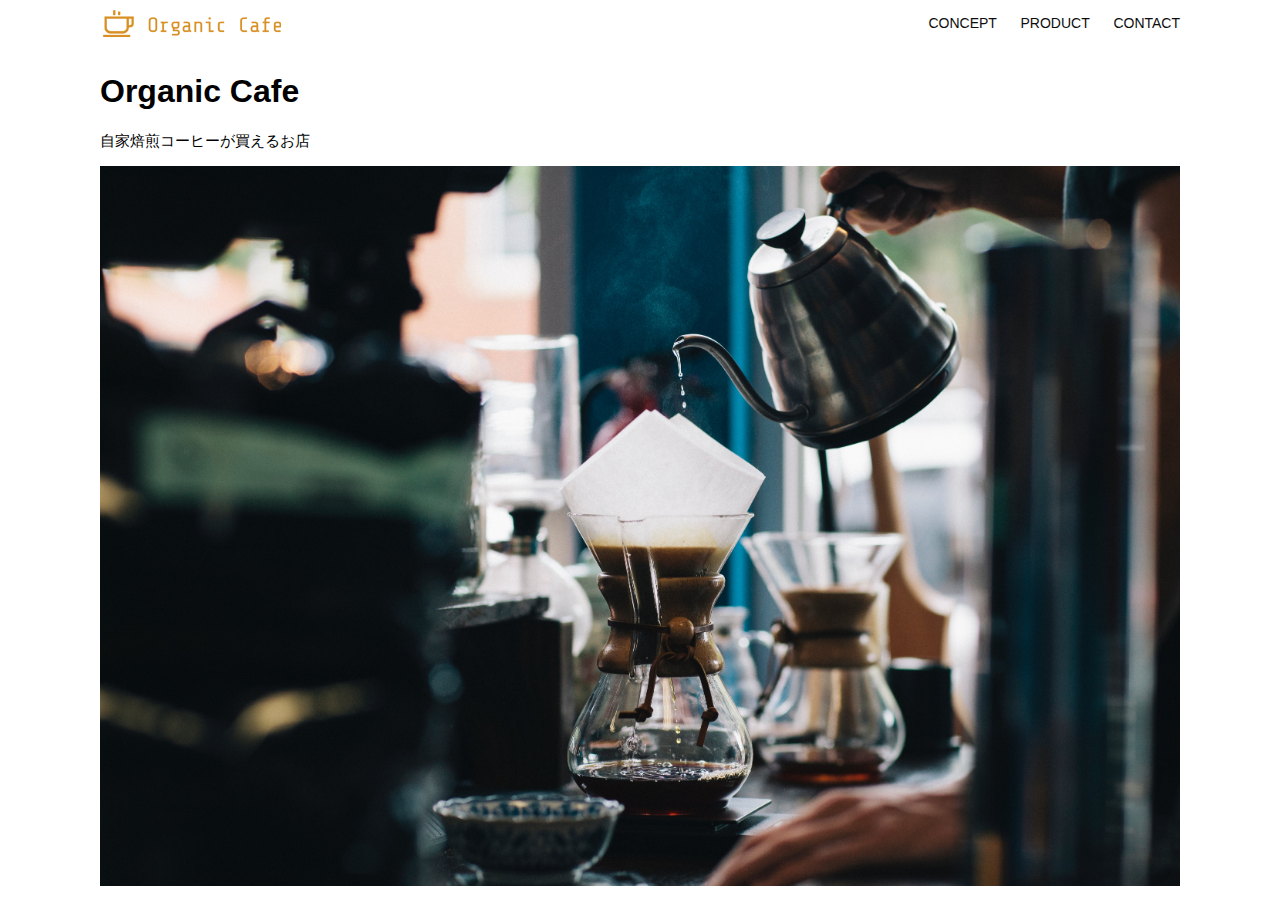
<file: html-css-kadai_013/index.html>
<!DOCTYPE html>
<html>
  <head>
    <title>Organic Cafe</title>
    <meta charset="UTF-8" />
    <meta name="description" content="自家焙煎のコーヒーがお家で楽しめるOrganic Cafe"/>
    <meta name="viewport" content="width=device-width, initial-scale=1.0" />
    <link rel="stylesheet" href="style.css" />
  </head>
  <body>
    <!-- ヘッダー -->
    <header>
      <!-- ロゴ -->
      <a href="index.html" id="logo"><img src="images/logo.png" alt="トップページに戻る"/></a>

      <!-- PC用ナビゲーション -->
      <nav id="nav-pc">
        <a href="index.html#concept">CONCEPT</a>
        <a href="index.html#product">PRODUCT</a>
        <a href="index.html#contact">CONTACT</a>
      </nav>
      <!-- スマホ用メニューボタン -->
    <img id="menu-sp" src="images/button-menu.png" alt="ナビゲーションを開く" onclick="document.getElementById('nav-sp').style.display = 'block'">

    <!-- スマホ用ナビゲーション -->
    <nav id="nav-sp">
      <ul>
        <li>
          <img id="close" src="images/button-close.png" alt="ナビゲーションを閉じる" onclick="document.getElementById('nav-sp').style.display = 'none'">
        </li>
        <li>
          <a id="logo-sp" href="index.html" onclick="document.getElementById('nav-sp').style.display = 'none'">
            <img src="images/logo-sp.png" alt="トップページに戻る">
          </a>
        </li>
        <li>
          <a class="menu" href="index.html#concept" onclick="document.getElementById('nav-sp').style.display = 'none'">CONCEPT</a>
        </li>
        <li>
          <a class="menu" href="index.html#product" onclick="document.getElementById('nav-sp').style.display = 'none'">PRODUCT</a>
        </li>
        <li><a class="menu" href="index.html#contact" onclick="document.getElementById('nav-sp').style.display = 'none'">CONTACT</a>
        </li>
      </ul>
    </nav>
    </header>

    <main>
      <article>
        <!-- メインビジュアル -->
        <section id="main-visual">
          <div id="main-message">
            <h1>Organic Cafe</h1>
            <p>自家焙煎コーヒーが買えるお店</p>
          </div>
          <img src="images/main-image.jpg" alt="コーヒーをハンドドリップで淹れる画像"/>
        </section>
      </article>
    </main>
  </body>
</html>
</file>
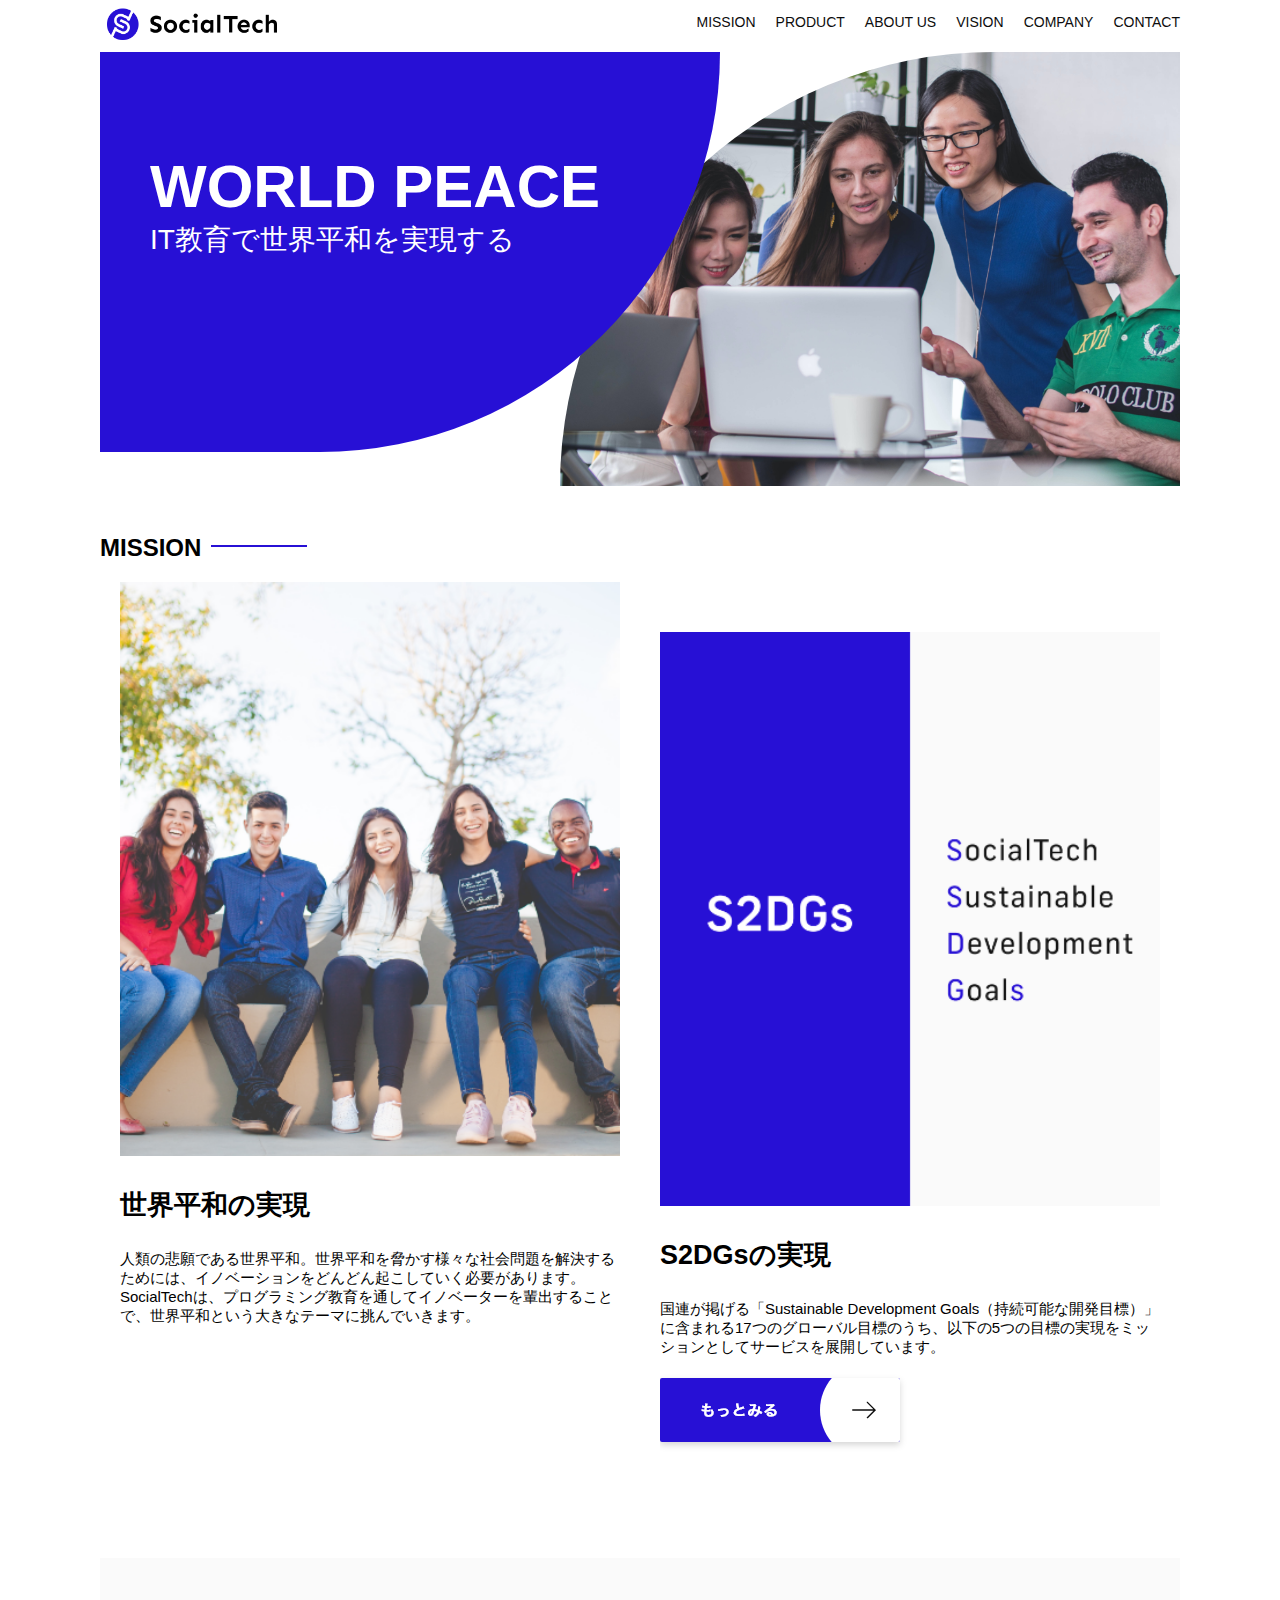
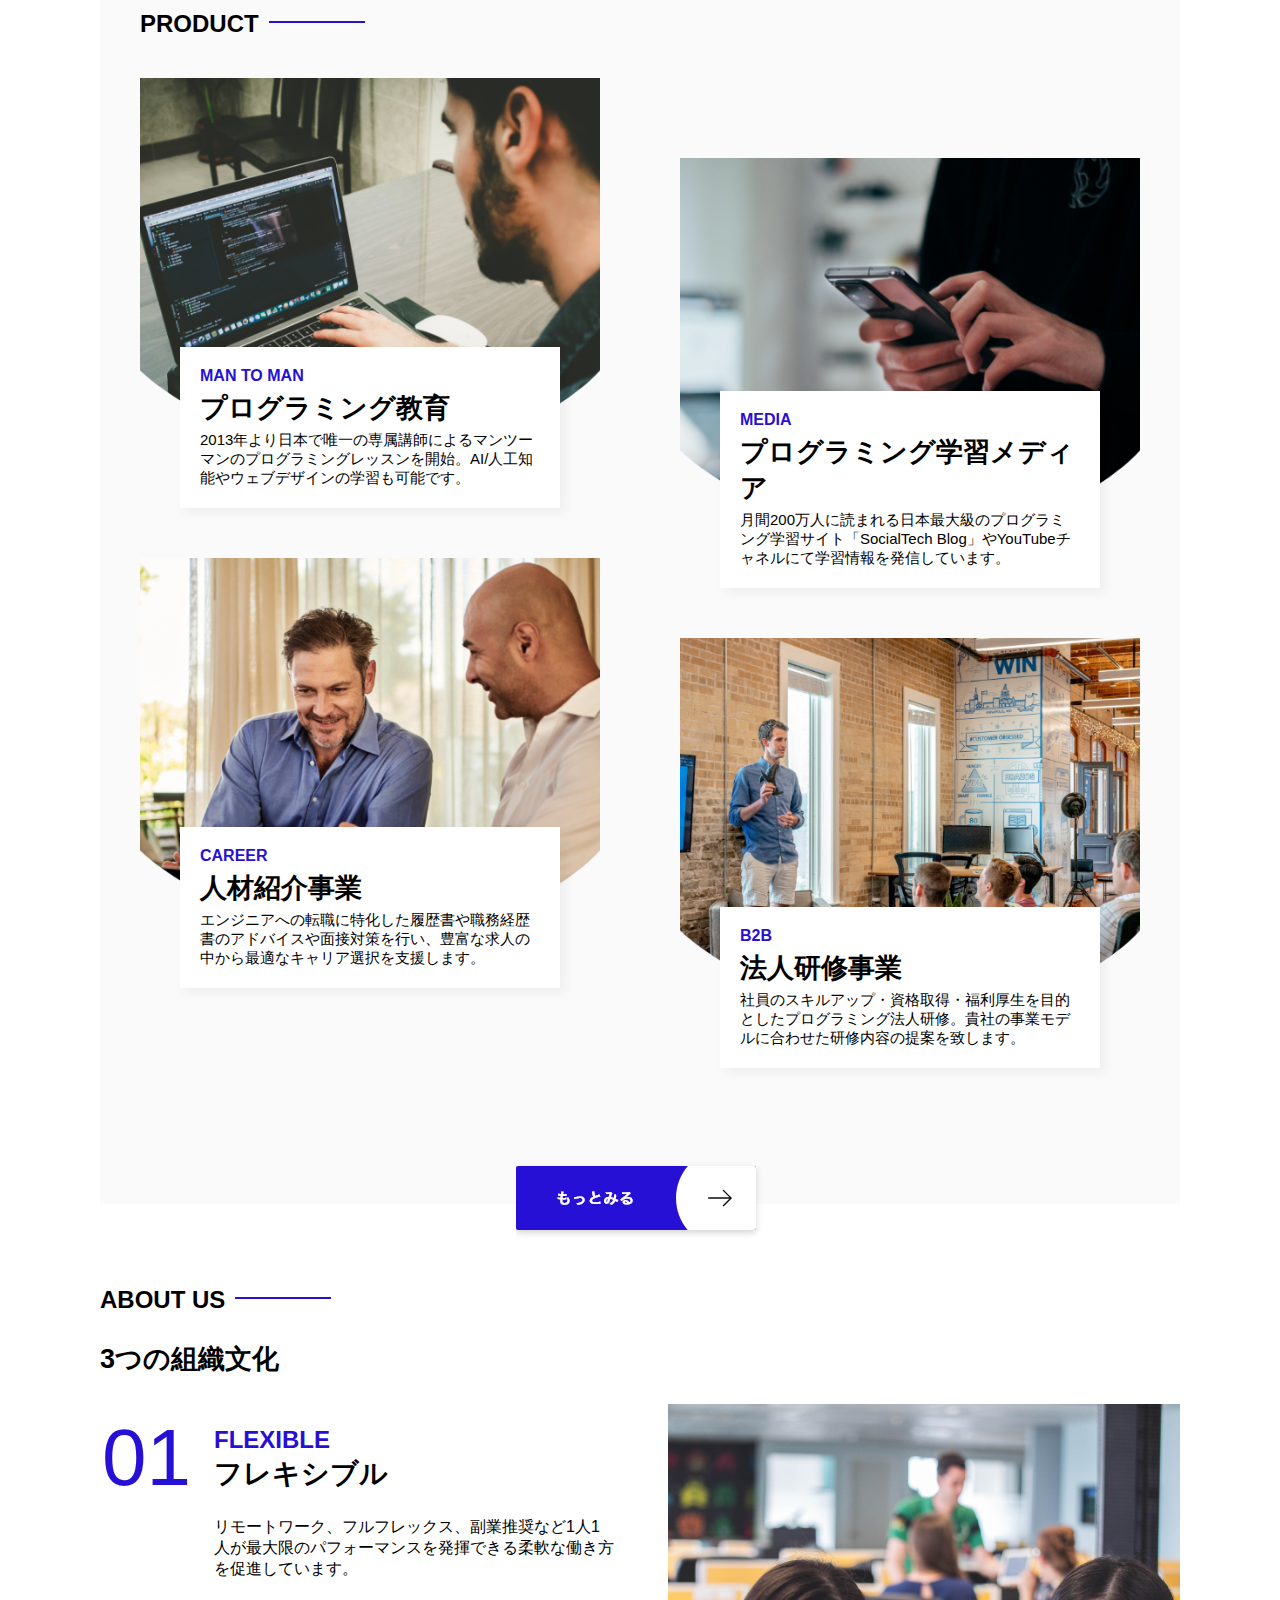
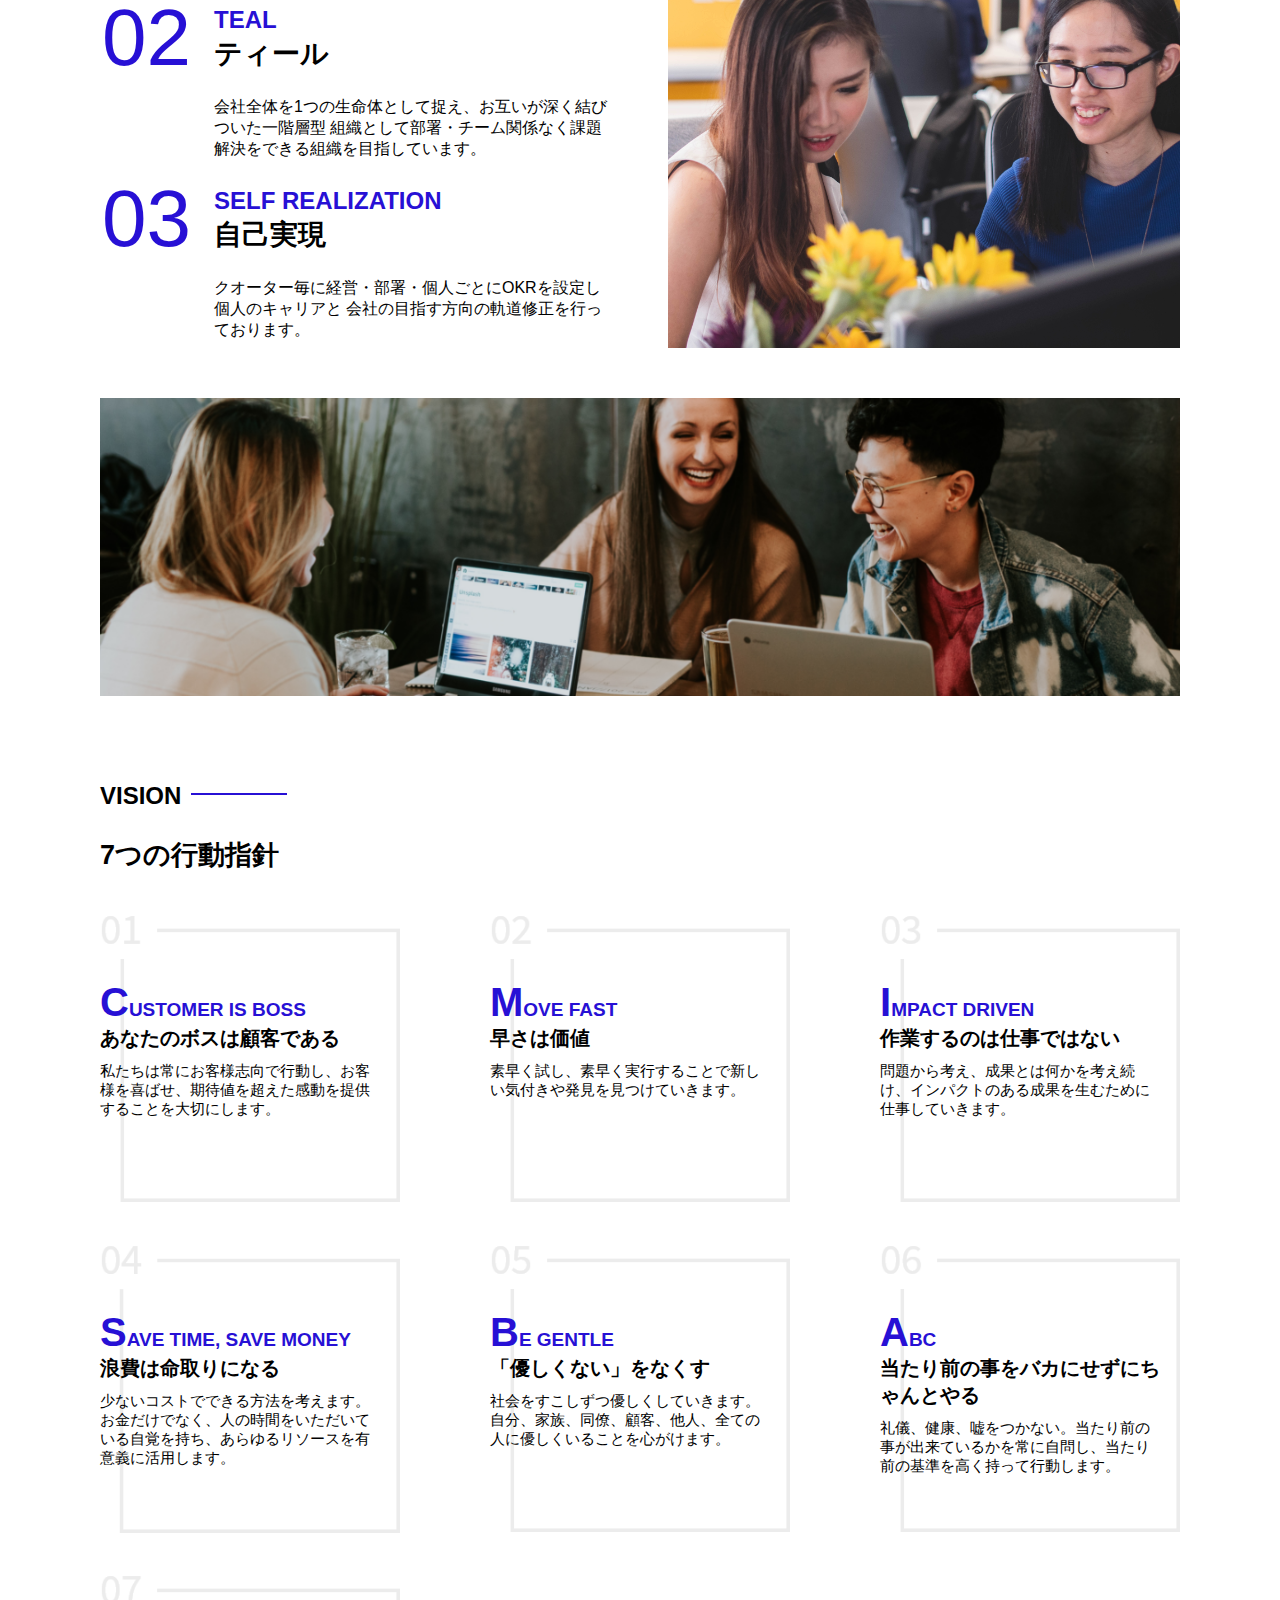
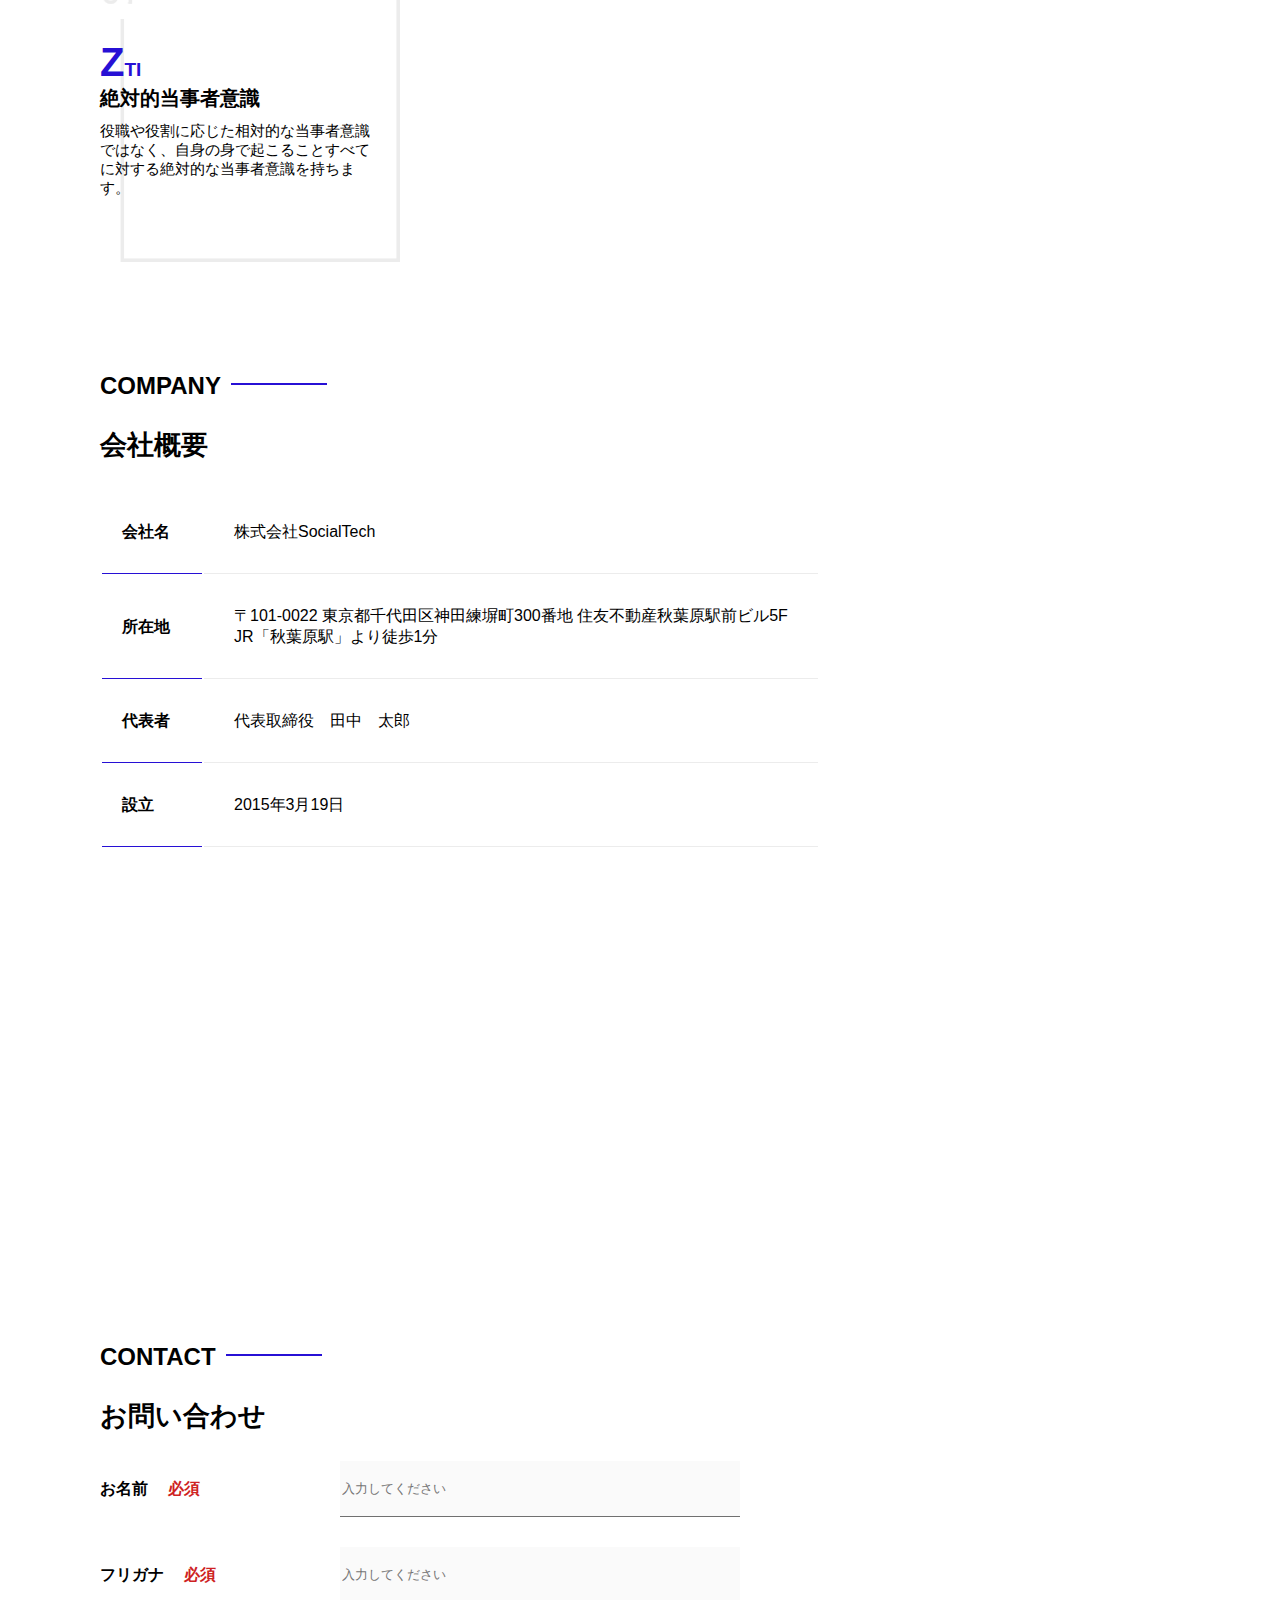
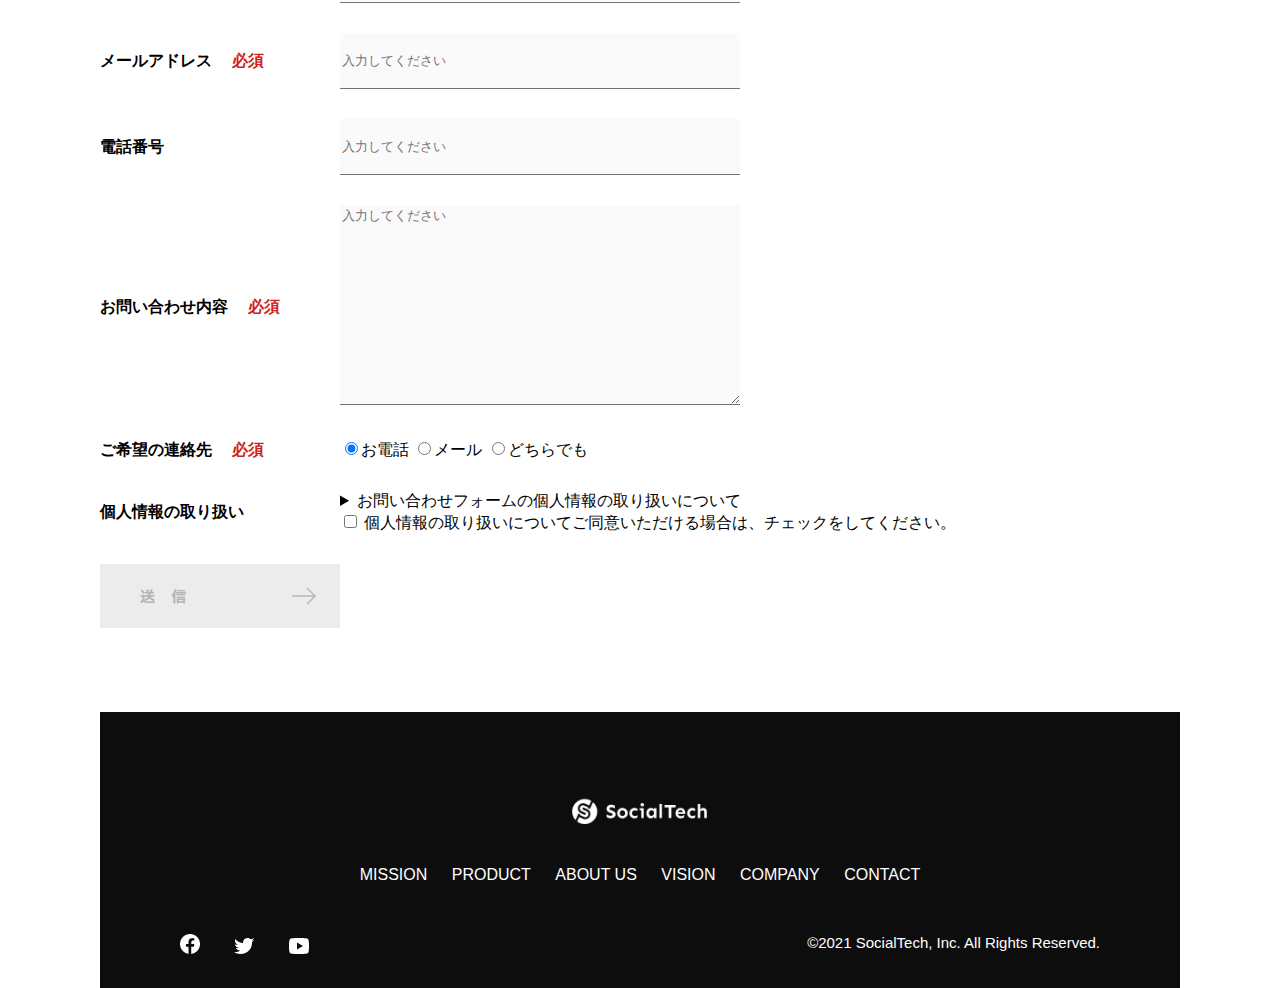
<file: kadai_tutorial_output/index.html>
<!DOCTYPE html>
<html>
    <head>
        <title>SocialTech</title>
        <meta charset="UTF-8">
        <meta name="description" content="SocialTechはEdTech業界のリーディングカンパニーを目指します。">
        <meta name="viewport" content="width=device-width,initial-scale=1.0">
        <link rel="stylesheet" href="style.css">
    </head>
<body>
    <!-- ヘッダー -->
    <header>
    <!-- ロゴ -->
        <a href="index.html" id="logo"><img src="images/logo.png" alt="トップページに戻る"></a>
    
    <!-- PC用ナビゲーション -->
    <nav id="nav-pc">
        <ul>
            <li><a href="mission.html">MISSION</a></li>
            <li><a href="product.html">PRODUCT</a></li>
            <li><a href="index.html#aboutus">ABOUT US</a></li>
            <li><a href="index.html#vision">VISION</a></li>
            <li><a href="index.html#company">COMPANY</a></li>
            <li><a href="index.html#contact">CONTACT</a></li>
        </ul>
    </nav>
    <!-- スマホ用メニューボタン -->
     <button id="menu-sp" onclick="document.getElementById('nav-sp').style.display = 'block'">
        <img src="images/button-menu.png" alt="ナビゲーションを開く">
    </button>
    <!-- スマホ用ナビゲーション -->
    <div id="nav-sp">
      <button id="close" onclick="document.getElementById('nav-sp').style.display = 'none'">
        <img src="images/button-close.png" alt="ナビゲーションを閉じる">
      </button>

      <nav>
        <ul>
          <li>
            <a id="logo-sp" href="index.html" onclick="document.getElementById('nav-sp').style.display = 'none'"><img src="images/logo-sp.png" alt="トップページに戻る"></a>
          </li>
          <li><a class="menu" href="mission.html" onclick="document.getElementById('nav-sp').style.display = 'none'">MISSION</a></li>
          <li><a class="menu" href="product.html" onclick="document.getElementById('nav-sp').style.display = 'none'">PRODUCT</a></li>
          <li><a class="menu" href="index.html#aboutus" onclick="document.getElementById('nav-sp').style.display = 'none'">ABOUT US</a></li>
          <li><a class="menu" href="index.html#vision" onclick="document.getElementById('nav-sp').style.display = 'none'">VISION</a></li>
          <li><a class="menu" href="index.html#company" onclick="document.getElementById('nav-sp').style.display = 'none'">COMPANY</a></li>
          <li><a class="menu" href="index.html#contact" onclick="document.getElementById('nav-sp').style.display = 'none'">CONTACT</a></li>
        </ul>
      </nav>
      <div id="sns">
        <a href="https://www.facebook.com/sejuku2013">
          <img src="images/button-facebook.png" alt="Facebookのリンク">
        </a>
        <a href="https://twitter.com/samuraijuku">
          <img src="images/button-twitter.png" alt="Twitterのリンク">
        </a>
        <a href="https://www.youtube.com/channel/UCCFOQO5aDK0xXam4cUQXT8g">
          <img src="images/button-youtube.png" alt="YouTubeのリンク">
        </a>
      </div>
    </div>
    </header>
    <main>
        <article>
            <!-- メインビジュアル -->
             <section id="main-visual">
                <div id="main-message">
                    <h1>WORLD PEACE</h1>
                    <p>IT教育で世界平和を実現する</p>
                </div>
                <img src="images/index/index-main.png" alt="PCの周りにある多国籍の仲間たち">
             </section>
             <!-- ミッション -->
              <section id="mission">
                <h2 class="index-h2">MISSION</h2>
                <div id="mission-flex">
                    <div>
                        <img id="mission-photo" src="images/index/index-mission.png" alt="屋外のベンチで写真を撮影する多国籍の仲間たち">
                        <h3>世界平和の実現</h3>
                        <p>
                            人類の悲願である世界平和。世界平和を脅かす様々な社会問題を解決するためには、イノベーションをどんどん起こしていく必要があります。SocialTechは、プログラミング教育を通してイノベーターを輩出することで、世界平和という大きなテーマに挑んでいきます。
                        </p>
                    </div>
                    <div>
                        <img id="s2dgs" src="images/index/s2dgs.png" alt="S2DGs">
                        <h3>S2DGsの実現</h3>
                        <p>国連が掲げる「Sustainable Development Goals（持続可能な開発目標）」に含まれる17つのグローバル目標のうち、以下の5つの目標の実現をミッションとしてサービスを展開しています。</p>
                        <a href="mission.html">
                            <img src="images/button-more.png" alt="もっとみる">
                        </a>
                    </div>
                </div>
              </section>
              <!-- プロダクト -->
               <section id="product">
                <h2 class="index-h2">PRODUCT</h2>
                <div class="product-flex">
                    <div id="product-left">
                        <div>
                            <img class="product-photo" src="images/index/index-mantoman.png" alt="PCでコードを書く男性">
                            <div class="product-explain">
                              <span>MAN TO MAN</span>
                              <h3>プログラミング教育</h3>
                              <p>2013年より日本で唯一の専属講師によるマンツーマンのプログラミングレッスンを開始。AI/人工知能やウェブデザインの学習も可能です。</p>
                            </div>
                          </div>
                          <div>
                            <img class="product-photo" src="images/index/index-career.png" alt="笑顔で話し合う2人の男性">
                            <div class="product-explain">
                              <span>CAREER</span>
                              <h3>人材紹介事業</h3>
                              <p>エンジニアへの転職に特化した履歴書や職務経歴書のアドバイスや面接対策を行い、豊富な求人の中から最適なキャリア選択を支援します。</p>
                            </div>
                          </div>
                    </div>
                    <div id="product-right">
                        <div>
                            <img class="product-photo" src="images/index/index-media.png" alt="スマートフォンを操作する人">
                            <div class="product-explain">
                                <span>MEDIA</span>
                                <h3>プログラミング学習メディア</h3>
                                <p>月間200万人に読まれる日本最大級のプログラミング学習サイト「SocialTech Blog」やYouTubeチャネルにて学習情報を発信しています。</p>
                            </div>
                        </div>
                            <div>
                                <img class="product-photo" src="images/index/index-b2b.png" alt="講演中の男性とそれを聴く人々">
                                <div class="product-explain">
                                    <span>B2B</span>
                                    <h3>法人研修事業</h3>
                                    <p>社員のスキルアップ・資格取得・福利厚生を目的としたプログラミング法人研修。貴社の事業モデルに合わせた研修内容の提案を致します。</p>

                                </div>
                            </div>
                    </div>
                </div>
                <div id="product-more">
                    <a href="product.html">
                        <img src="images/button-more.png" alt="もっと見る">
                    </a>
                </div>
               </section>
               <!-- ABOUT US -->
                <section id="aboutus">
                    <h2 class="index-h2">ABOUT US</h2>
                    <h3>3つの組織文化</h3>
                    <div>
                        <table class="culture-table">
                            <tr>
                                <td class="culture-num">01</td>
                                <th><span class="culture-en">FLEXIBLE</span><br>フレキシブル</th>
                            </tr>
                            <tr>
                                <td>
                                    <!-- 空のセル -->
                                </td>
                                <td class="clture-description">リモートワーク、フルフレックス、副業推奨など1人1人が最大限のパフォーマンスを発揮できる柔軟な働き方を促進しています。</td>
                            </tr>
                            <tr>
                                <td class="culture-num">02</td>
                                <th><span class="culture-en">TEAL</span><br>ティール</th>
                            </tr>
                            <tr>
                                <td>
                                    <!-- 空のセル -->
                                </td>
                                <td class="culture-description">会社全体を1つの生命体として捉え、お互いが深く結びついた一階層型 組織として部署・チーム関係なく課題解決をできる組織を目指しています。</td>
                            </tr>
                            <tr>
                                <td class="culture-num">03</td>
                                <th><span class="culture-en">SELF REALIZATION</span><br>自己実現</th>
                            </tr>
                            <tr>
                                <td>
                                    <!-- 空のセル -->
                                </td>
                                <td class="culture-description">クオーター毎に経営・部署・個人ごとにOKRを設定し個人のキャリアと 会社の目指す方向の軌道修正を行っております。</td>
                            </tr>
                        </table>
                        <img class="culture-img" src="images/index/index-aboutus1.png" alt="笑顔で話し合う2人の女性">
                    </div>
                    <img class="culture-img2" src="images/index/index-aboutus2.png" alt="笑顔で話し合う3人の男女">
                </section>
                <!-- VISION -->
                 <section id="vision">
                    <h2 class="index-h2">VISION</h2>
                    <h3>7つの行動指針</h3>
                    <div>
                        <div class="vision-box">
                            <img src="images/index/vision-01.png" alt="01">
                            <div>
                                <h4>CUSTOMER IS BOSS</h4>
                                <h5>あなたのボスは顧客である</h5>
                                <p>私たちは常にお客様志向で行動し、お客様を喜ばせ、期待値を超えた感動を提供することを大切にします。</p>
                            </div>
                        </div>
                            <div class="vision-box">
                                <img src="images/index/vision-02.png" alt="02">
                                <div>
                                    <h4>MOVE FAST</h4>
                                    <h5>早さは価値</h5>
                                    <p>素早く試し、素早く実行することで新しい気付きや発見を見つけていきます。</p>
                                </div>
                            </div>
                                <div class="vision-box">
                                    <img src="images/index/vision-03.png" alt="03">
                                    <div>
                                        <h4>IMPACT DRIVEN</h4>
                                        <h5>作業するのは仕事ではない</h5>
                                        <p>問題から考え、成果とは何かを考え続け、インパクトのある成果を生むために仕事していきます。</p>
                                    </div>
                                </div>
                                    <div class="vision-box">
                                        <img src="images/index//vision-04.png" alt="04">
                                        <div>
                                          <h4>SAVE TIME, SAVE MONEY</h4>
                                          <h5>浪費は命取りになる</h5>
                                          <p>少ないコストでできる方法を考えます。お金だけでなく、人の時間をいただいている自覚を持ち、あらゆるリソースを有意義に活用します。</p>
                                        </div>
                                      </div>
                                      <div class="vision-box">
                                        <img src="images/index/vision-05.png" alt="05">
                                        <div>
                                          <h4>BE GENTLE</h4>
                                          <h5>「優しくない」をなくす</h5>
                                          <p>社会をすこしずつ優しくしていきます。自分、家族、同僚、顧客、他人、全ての人に優しくいることを心がけます。</p>
                                        </div>
                                      </div>
                                      <div class="vision-box">
                                        <img src="images/index/vision-06.png" alt="06">
                                        <div>
                                          <h4>ABC</h4>
                                          <h5>当たり前の事をバカにせずにちゃんとやる</h5>
                                          <p>礼儀、健康、嘘をつかない。当たり前の事が出来ているかを常に自問し、当たり前の基準を高く持って行動します。</p>
                                        </div>
                                      </div>
                                      <div class="vision-box">
                                        <img src="images/index/vision-07.png" alt="07">
                                        <div>
                                          <h4>ZTI</h4>
                                          <h5>絶対的当事者意識</h5>
                                          <p>役職や役割に応じた相対的な当事者意識ではなく、自身の身で起こることすべてに対する絶対的な当事者意識を持ちます。</p>
                                        </div>
                                      </div>    
                                    </div>                                    
                    </div>
                 </section>
                 <!-- COMPANY -->
                  <section id="company">
                    <h2 class="index-h2">COMPANY</h2>
                    <h3>会社概要</h3>
                        <table id="company-teble">
                            <tr>
                                <th class="tableheader tableheader-first">会社名</th>
                                <td class="cell cell-first">株式会社SocialTech</td>
                            </tr>
                            <tr>
                                <th class="tableheader">所在地</th>
                                <td class="cell">〒101-0022 東京都千代田区神田練塀町300番地 住友不動産秋葉原駅前ビル5F<br>JR「秋葉原駅」より徒歩1分</td>
                            </tr>
                            <tr>
                                <th class="tableheader">代表者</th>
                                <td class="cell">代表取締役　田中　太郎</td>
                            </tr>
                            <tr>
                                <th class="tableheader">設立</th>
                                <td class="cell">2015年3月19日</td>
                            </tr>
                        </table>
                        <iframe 
                        src="https://www.google.com/maps/embed?pb=!1m18!1m12!1m3!1d3240.0688551336807!2d139.7720776771055!3d35.69992317258124!2m3!1f0!2f0!3f0!3m2!1i1024!2i768!4f13.1!3m3!1m2!1s0x60188fee13660e23%3A0x77137876edf742ac!2z5L2P5Y-L5LiN5YuV55Sj56eL6JGJ5Y6f6aeF5YmN44OT44Or!5e0!3m2!1sja!2sjp!4v1704858013291!5m2!1sja!2sjp" 
                        style="border: 0" allowfullscreen="" loading="lazy">
                        </iframe>
                  </section>
                  <!-- お問い合わせフォーム -->
                   <section id="contact">
                    <h2 class="indfex-h2">CONTACT</h2>
                    <h3>お問い合わせ</h3>
                    <form>
                        <div>
                            <div class="contact-heading">
                              <label class="contact-label">お名前<span class="contact-span">必須</span></label>
                            </div>
                            <div>
                              <input type="text" name="name" placeholder="入力してください" class="contact-textbox">
                            </div>
                          </div>
                          <div>
                            <div class="contact-heading">
                              <label class="contact-label">フリガナ<span class="contact-span">必須</span></label>
                            </div>
                            <div>
                              <input type="text" name="hurigana" placeholder="入力してください" class="contact-textbox">
                            </div>
                          </div>
                          <div>
                            <div class="contact-heading">
                              <label class="contact-label">メールアドレス<span class="contact-span">必須</span></label>
                            </div>
                            <div>
                              <input type="text" name="email" placeholder="入力してください" class="contact-textbox">
                            </div>
                          </div>
                          <div>
                            <div class="contact-heading">
                              <label class="contact-label">電話番号</label>
                            </div>
                            <div>
                              <input type="text" name="tel" placeholder="入力してください" class="contact-textbox">
                            </div>
                          </div>
                        <div>
                            <div class="contact-heading">
                                <label class="contact-label">お問い合わせ内容<span class="contact-span">必須</span></label>
                            </div>
                            <div>
                            <textarea class="contact-textarea" placeholder="入力してください" name="message"></textarea>
                            </div>
                        </div>
                        <div>
                            <div class="contact-heading">
                              <label class="contact-label">ご希望の連絡先<span class="contact-span">必須</span></label>
                            </div>
                            <div>
                              <input class="radiobutton" type="radio" value="tel" name="contact" checked><label>お電話</label>
                              <input class="radiobutton" type="radio" value="mail" name="contact"><label>メール</label>
                              <input class="radiobutton" type="radio" value="both" name="contact"><label>どちらでも</label>
                            </div>
                          </div>
                            <div>
                                <div class="contact-heading">
                                    <label class="contact-label">個人情報の取り扱い</label>
                                </div>
                                <div>
                                    <details>
                                        <summary>お問い合わせフォームの個人情報の取り扱いについて</summary>
                                        <div>
                                            <d1>
                                                <dt>1.組織の名称又は氏名</dt>
                                                <dd>株式会社SocialTech</dd>
                                                <dt>2.個人情報保護管理者（若しくはその代理人）の氏名又は職名、所属及び連絡先</dt>
                                                <dd>
                                                    <p>鈴木一郎　コーポレート部</p>
                                                    <p>メールアドレス：samurai@example.com</p>
                                                    <p>TEL：03-1234-5678</p>
                                                </dd>
                                                <dt>3.個人情報の利用目的</dt>
                                                <dd>
                                                    <ul>
                                                        <li>本サービス及び本サービスに関連する情報の提供又はそれらに関する連絡のため</li>
                                                        <li>ユーザーの本人確認のため</li>
                                                        <li>当社サービスのご案内のため</li>
                                                        <li>当社の商品等の広告または宣伝(電子メールによるものを含むものとします。)</li>
                                                    </ul>
                                                </dd>
                                                <dt>4.個人情報の取り扱い業務の委託</dt>
                                                <dd>個人情報の取扱業務の全部または一部を外部に業務委託する場合があります。その際、弊社は、個人情報を適切に保護できる管理体制を敷き実行していることを条件として委託先を厳選したうえで、機密保持契約を委託先と締結し、お客様の個人情報を厳密に管理させます。</dd>
                                                <dt>5.個人情報の開示等の請求</dt>
                                                <dd>
                                                    お客様は、弊社に対してご自身の個人情報の開示等（利用目的の通知、開示、内容の訂正・追加・削除、利用の停止または消去、第三者への提供の停止）に関して、当社問合わせ窓口に申し出ることができます。<br>
                                                    その際、弊社はお客様ご本人を確認させていただいたうえで、合理的な期間内に対応いたします。<br>
                                                    なお、個人情報に関する弊社問合わせ先は、次の通りです。   
                                                </dd>
                                                <dd>
                                                    <p>株式会社SocialTech 個人嬢王問合せ窓口</p>
                                                    <p>〒150-0043 東京都千代田区神田練塀町300番地 住友不動産秋葉原駅前ビル5F</p>
                                                    <p>メールアドレス：samurai@example.com TEL：03-1234-5678</p>
                                                </dd>

                                                <dt>6.個人情報を提供されるのことの任意性について</dt>
                                                <dd>お客様がご自身の個人情報を弊社に提供されるか否かは、お客様のご判断によりますが、もしご提供されない場合には、適切なサービスが提供できない場合がありますので予めご了承ください。</dd>
                                            </d1>
                                        </div>
                                    </details>
                                    <input type="checkbox" name="agree">
                                    <span>個人情報の取り扱いについてご同意いただける場合は、チェックをしてください。</span>
                                </div>
                            </div>
                            <input type="image" src="images/button-submit.png" alt="送信する">
                    </form>
                </section>
        </article>
    </main>

<footer>
    <div id="footer-logo">
        <img src="images/logo-sp.png" alt="SocialTech">
    </div>
    <div id="footer-link">
        <a href="mission.html">MISSION</a>
        <a href="product.html">PRODUCT</a>
        <a href="index.html#aboutus">ABOUT US</a>
        <a href="index.html#vision">VISION</a>
        <a href="index.html#company">COMPANY</a>
        <a href="index.html#contact">CONTACT</a>
      </div>
    <div id="sns-footer">
        <div class="sns-btns">
          <a href="https://www.facebook.com/sejuku2013"><img src="images/button-facebook.png" alt="Facebookのリンク"></a>
          <a href="https://twitter.com/samuraijuku"><img src="images/button-twitter.png" alt="Twitterのリンク"></a>
          <a href="https://www.youtube.com/channel/UCCFOQO5aDK0xXam4cUQXT8g"><img src="images/button-youtube.png" alt="YouTubeのリンク"></a>
        </div>
        <p id="copyright">&copy;2021 SocialTech, Inc. All Rights Reserved.</p>
      </div>
</footer>


</body>
</html>
</file>
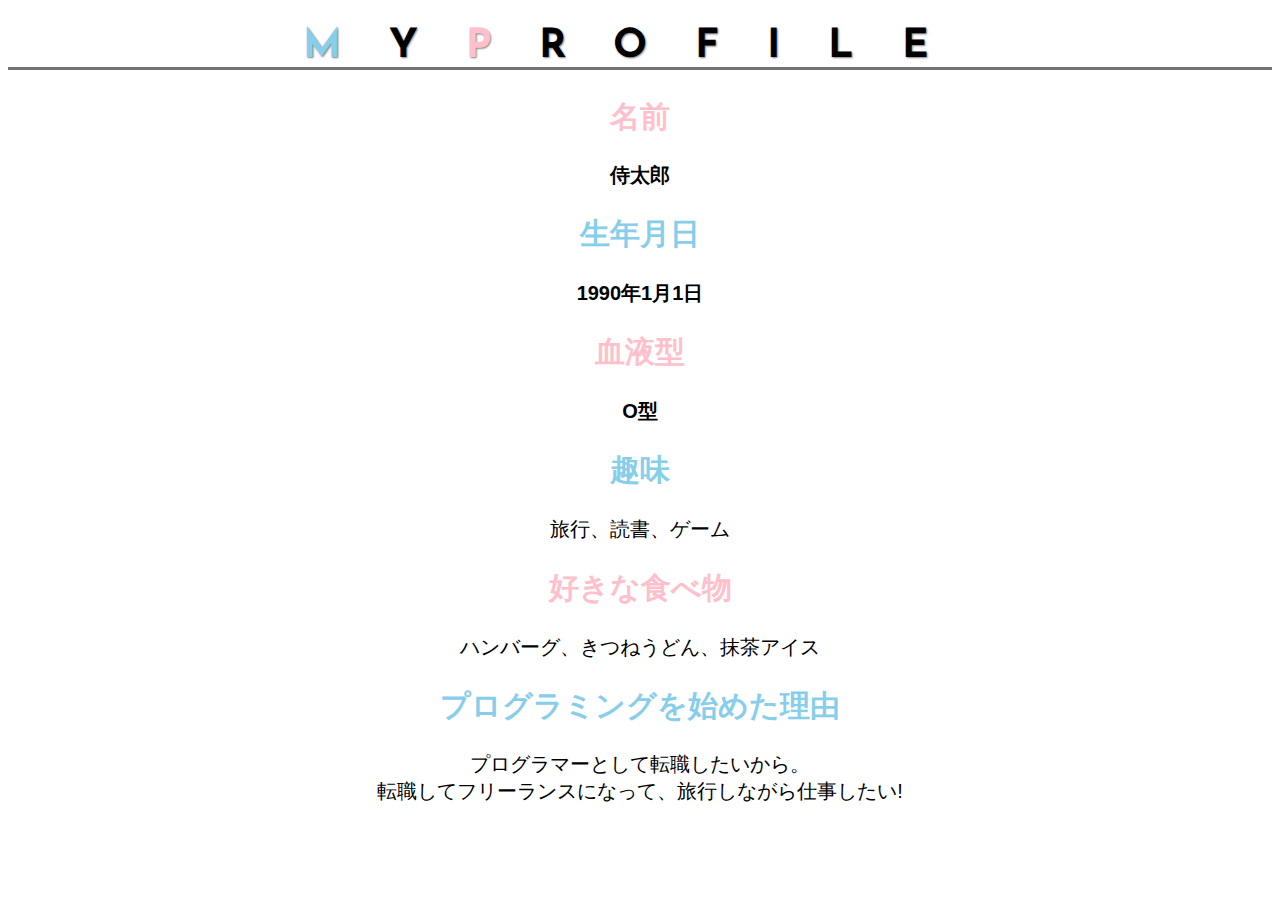
<file: kadai_015/kadai_015.html>
<!DOCTYPE html>
<html>
    <head>
        <title>15章課題</title>
        <meta name="description" content="このページは15章の課題です">
        <meta charset="utf-8">
        <link rel="stylesheet" href="kadai_015.css">
        <link rel="preconnect" href="https://fonts.googleapis.com">
        <link rel="preconnect" href="https://fonts.gstatic.com" crossorigin>
        <link href="https://fonts.googleapis.com/css2?family=Josefin+Sans:ital,wght@0,100..700;1,100..700&display=swap" rel="stylesheet">
    </head>
    <body>
        <header>
            <h1><span class="colorblue">M</span>Y<span class="colorpink">P</span>ROFILE</h1>
        </header>
        <main>
            <div id="basic">
            <h2 class="colorpink">名前</h2>
            <p>侍太郎</p>
            <h2 class="colorblue">生年月日</h2>
            <p>1990年1月1日</p>
            <h2 class="colorpink">血液型</h2>
            <p>O型</p>
            </div>
            <h2 class="colorblue">趣味</h2>
            <p>旅行、読書、ゲーム</p>
            <h2 class="colorpink">好きな食べ物</h2>
            <p>ハンバーグ、きつねうどん、抹茶アイス</p>
            <h2 class="colorblue">プログラミングを始めた理由</h2>
            <p>プログラマーとして転職したいから。<br>転職してフリーランスになって、旅行しながら仕事したい!</p>
        </main>
    </body>
</html>
</file>
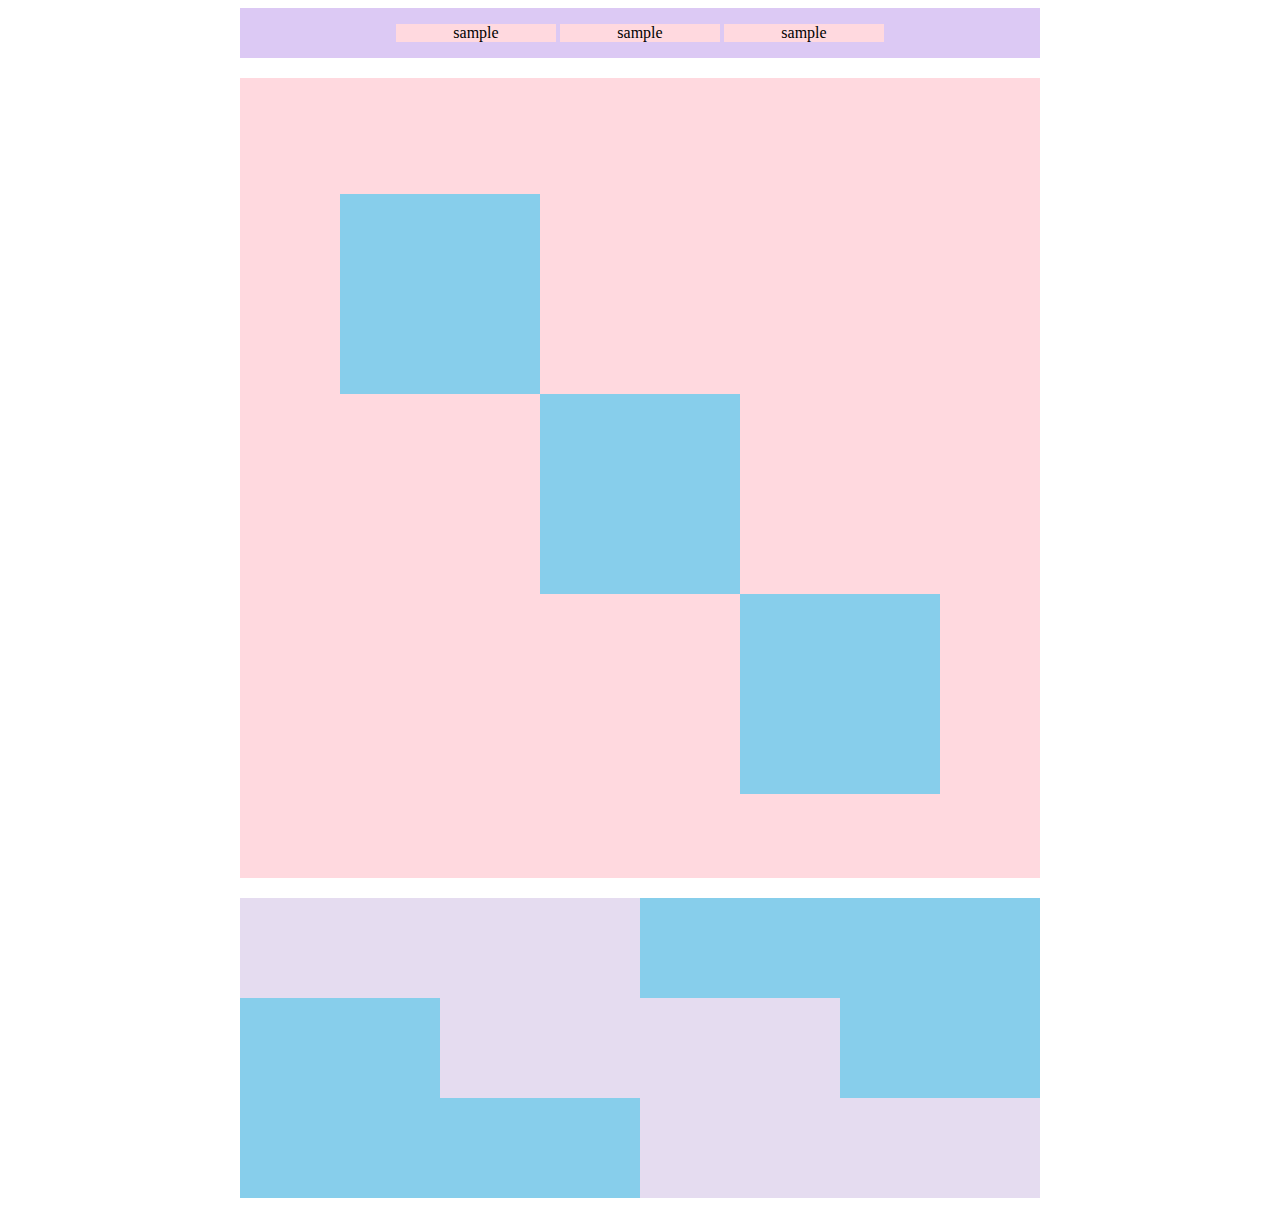
<file: kadai_018/kadai_018.html>
<!DOCTYPE html>
<html>
    <head>
        <title>18章課題</title>
        <meta name="description" content="このページは18章の課題です"
        <meta charset="urf-8">
        <link rel="stylesheet" href="style.css">
    </head>
    <body>
        <div id="top">
            <p class="top-child">sample</p>
            <p class="top-child">sample</p>  
            <p class="top-child">sample</p>     
        </div>
        <div id="middle">
            <p id="middle-child01"></p>
            <p id="middle-child02"></p>
            <p id="middle-child03"></p>
        </div>
        <div id="bottom">
            <p id="bottom-child01"></p>
            <p id="bottom-child02"></p>
            <p id="bottom-child03"></p>
        </div>
    </body>
</html>
</file>
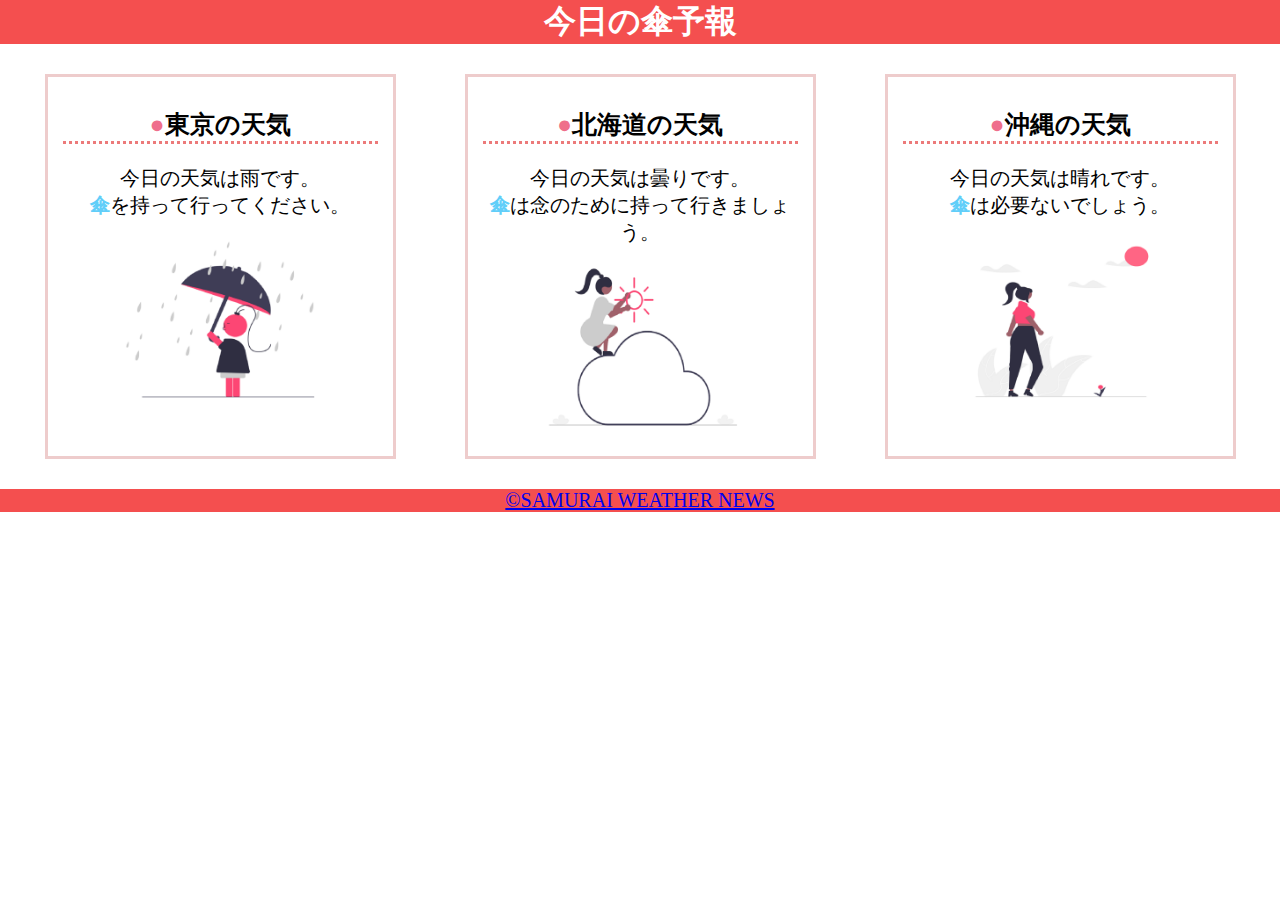
<file: kadai_022/kadai_022.html>
<!DOCTYPE html>
<html>
    <head>
        <title>22章課題</title>
        <meta name="description" content="このページは22章の課題です">
        <meta name="viewport" content="width=device-width,initial-scale=1.0">
        <meta charset="utf-8">
        <link rel="stylesheet" href="style.css">
    </head>
    <body>
        <header>
            <h1>今日の傘予報</h1>
        </header>
        <main>
            <div id="parent">
                <div class="contents">
                    <h2>東京の天気</h2>
                    <p>今日の天気は雨です。</p>
                    <p>傘を持って行ってください。</p>
                    <img src="images/rainy.png" alt="あめ">
                </div>
                <div class="contents">
                    <h2>北海道の天気</h2>
                    <p>今日の天気は曇りです。</p>
                    <p>傘は念のために持って行きましょう。</p>
                    <img src="images/cloudy.png" alt="くもり">
                </div>
                <div class="contents">
                    <h2>沖縄の天気</h2>
                    <p>今日の天気は晴れです。</p>
                    <p>傘は必要ないでしょう。</p>
                    <img src="images/sunny.png" alt="はれ">
                </div>

            </div>
        </main>
        <footer>
            <a href="https://www.sejuku.net/corp/">&copy;SAMURAI WEATHER NEWS</a>
        </footer>
    </body>
</html>
</file>
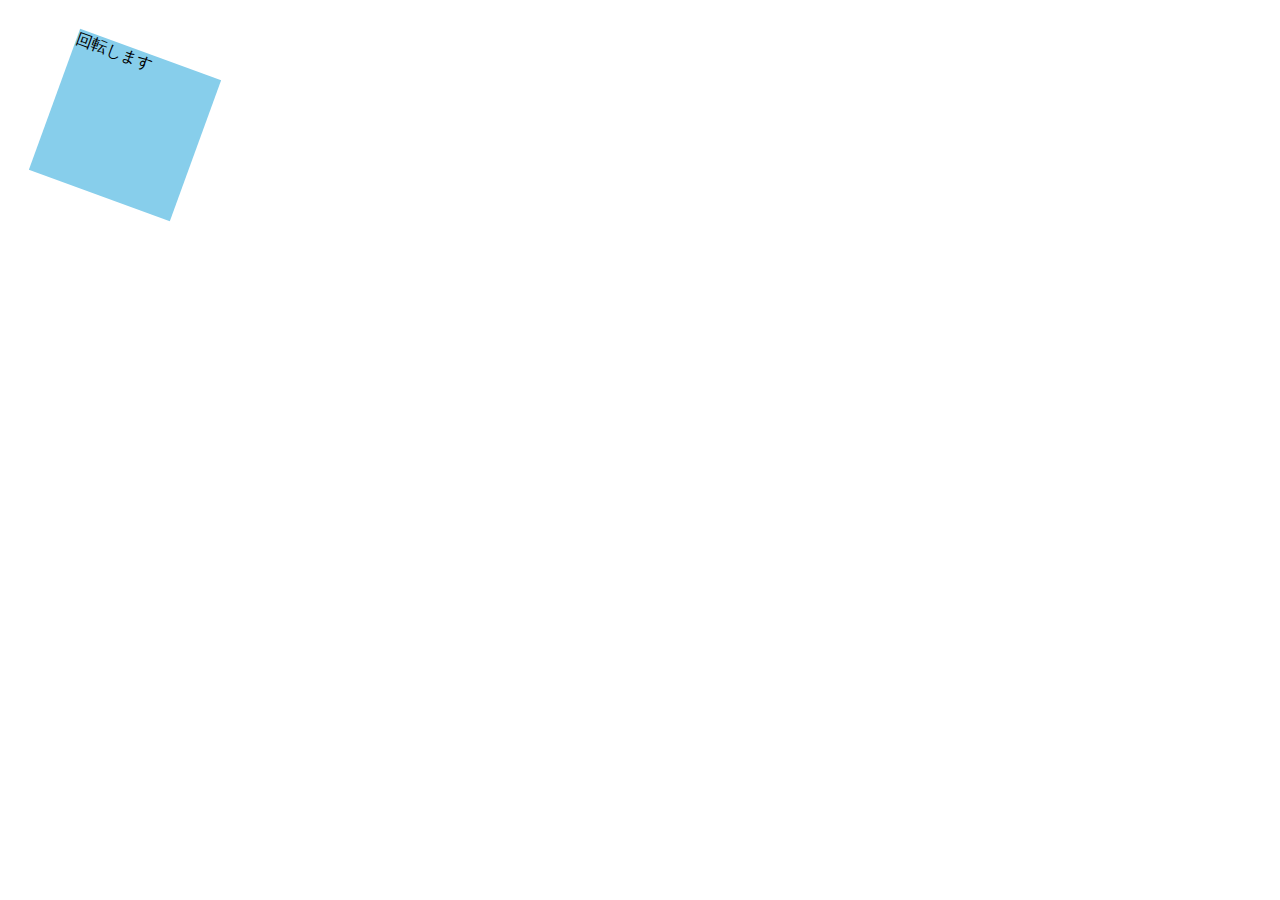
<file: kadai_mdn_css/mdn.html>
<!DOCTYPE html>
<html>

<head>
    <style>
        div{
            position: absolute;
            left: 50px;
            top: 50px;
            width: 150px;
            height: 150px;
            background-color: skyblue;
            transform: rotate(20deg);
        }
    </style>
</head>
<body>
    <div>
        回転します
    </div>
</body>
</html>
</file>
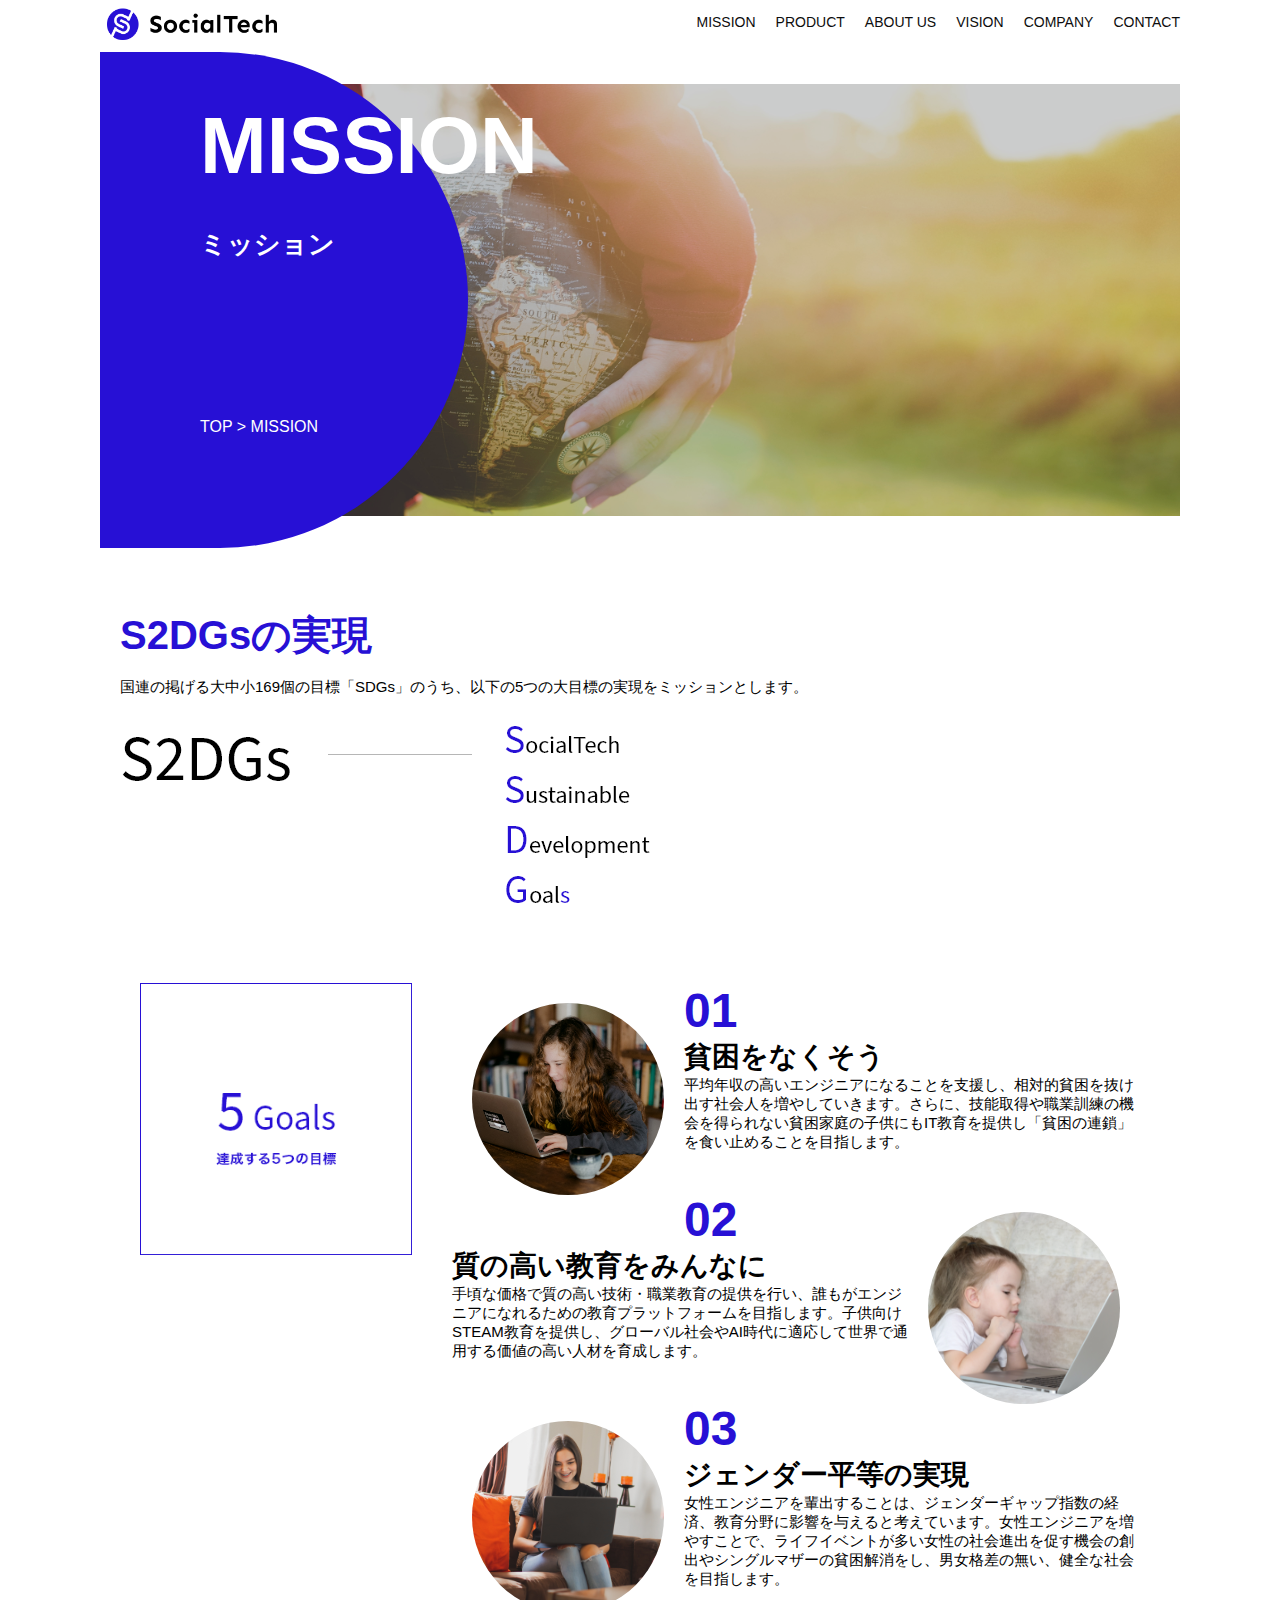
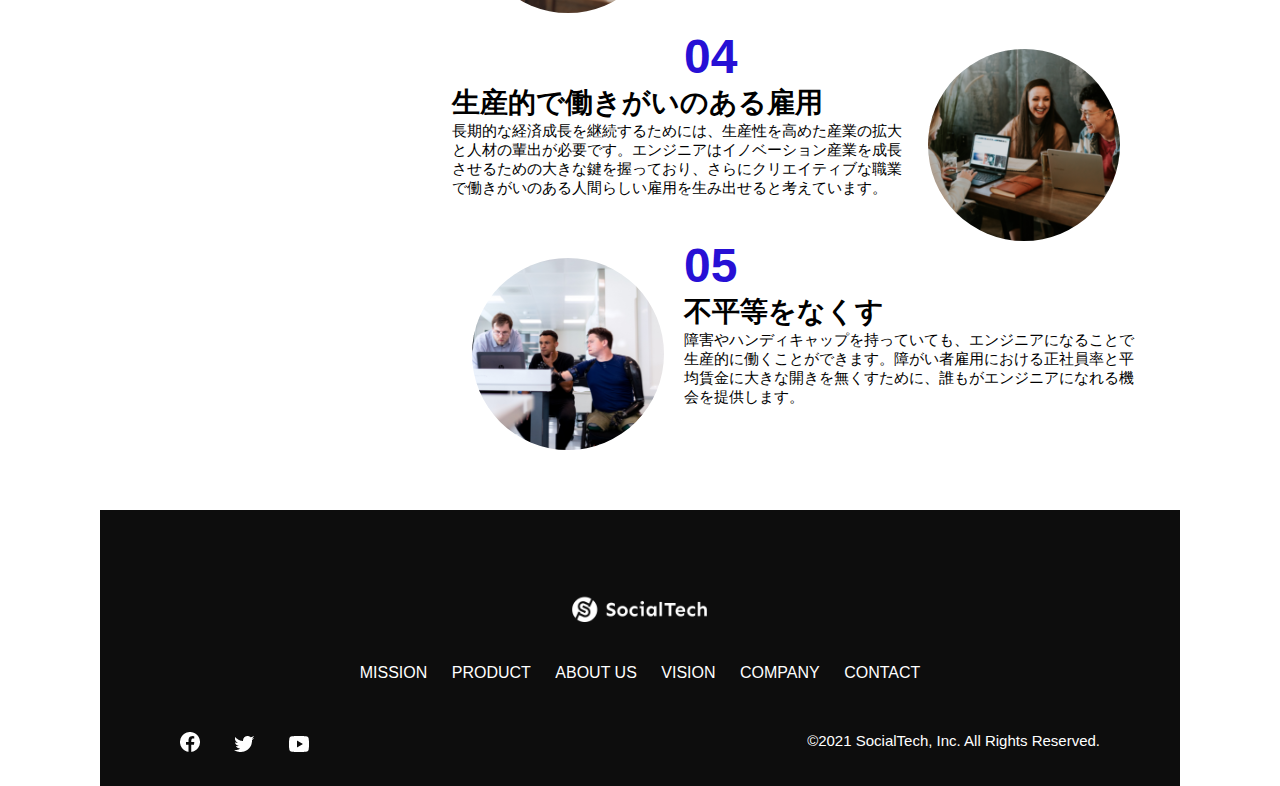
<file: kadai_tutorial_output/mission.html>
<!DOCTYPE html>
<html>
  <head>
    <title>SocialTech - MISSION ミッション -</title>
    <meta charset="utf-8">
    <meta name="description" content="SocialTechが目指す5つの目標（S2DGs）を紹介します">
    <meta name="viewport" content="width=device-width, initial-scale=1.0">
    <link rel="stylesheet" href="style.css">
  </head>

  <body>
    <!-- ヘッダー -->
    <header>
      <!-- ロゴ -->
      <a href="index.html" id="logo">
        <img src="images/logo.png" alt="トップページに戻る">
      </a>

      <!-- PC用ナビゲーション -->
      <nav id="nav-pc">
        <ul>
          <li><a href="mission.html">MISSION</a></li>
          <li><a href="product.html">PRODUCT</a></li>
          <li><a href="index.html#aboutus">ABOUT US</a></li>
          <li><a href="index.html#vision">VISION</a></li>
          <li><a href="index.html#company">COMPANY</a></li>
          <li><a href="index.html#contact">CONTACT</a></li>
        </ul>
      </nav>

      <!-- スマホ用メニューボタン -->
      <button id="menu-sp" onclick="document.getElementById('nav-sp').style.display = 'block'">
        <img src="images/button-menu.png" alt="ナビゲーションを開く">
      </button>

      <!-- スマホ用ナビゲーション -->
      <div id="nav-sp">
        <button id="close" onclick="document.getElementById('nav-sp').style.display = 'none'">
          <img src="images/button-close.png" alt="ナビゲーションを閉じる">
        </button>

        <nav>
          <ul>
            <li>
              <a id="logo-sp" href="index.html" onclick="document.getElementById('nav-sp').style.display = 'none'"><img src="images/logo-sp.png" alt="トップページに戻る"></a>
            </li>
            <li><a class="menu" href="mission.html" onclick="document.getElementById('nav-sp').style.display = 'none'">MISSION</a></li>
            <li><a class="menu" href="product.html" onclick="document.getElementById('nav-sp').style.display = 'none'">PRODUCT</a></li>
            <li><a class="menu" href="index.html#aboutus" onclick="document.getElementById('nav-sp').style.display = 'none'">ABOUT US</a></li>
            <li><a class="menu" href="index.html#vision" onclick="document.getElementById('nav-sp').style.display = 'none'">VISION</a></li>
            <li><a class="menu" href="index.html#company" onclick="document.getElementById('nav-sp').style.display = 'none'">COMPANY</a></li>
            <li><a class="menu" href="index.html#contact" onclick="document.getElementById('nav-sp').style.display = 'none'">CONTACT</a></li>
          </ul>
        </nav>
        <div id="sns">
          <a href="https://www.facebook.com/sejuku2013">
            <img src="images/button-facebook.png" alt="Facebookのリンク">
          </a>
          <a href="https://twitter.com/samuraijuku">
            <img src="images/button-twitter.png" alt="Twitterのリンク">
          </a>
          <a href="https://www.youtube.com/channel/UCCFOQO5aDK0xXam4cUQXT8g">
            <img src="images/button-youtube.png" alt="YouTubeのリンク">
          </a>
        </div>
      </div>
    </header>

    <main>
      <article>
        <section id="mission-main">
          <div class="mission-main-inner">
            <div id="mission-title">
              <h1>MISSION<br><span>ミッション</span></h1>
              <p>TOP > MISSION</p>
            </div>
          </div>
        </section>

        <section id="mission-s2dgs">
          <h2 class="mission-h2">S2DGsの実現</h2>
          <p>国連の掲げる大中小169個の目標「SDGs」のうち、以下の5つの大目標の実現をミッションとします。</p>
          <img src="images/mission/mission-s2dgs.png" alt="S2DGs">
        </section>

        <section id="mission-five-goals">
          <div class="five-goals-image">
            <img src="images/mission/mission-5goals.png" alt="5Goals">
          </div>
          <div class="five-goals-read">
            <div>
              <img class="fivegoals-image-left" src="images/mission/mission-5goals01.png" alt="PCを操作する女の子">
              <span class="fivegoals-number">01</span>
              <h3 class="fivegoals-h3">貧困をなくそう</h3>
              <p class="fivegoals-p">平均年収の高いエンジニアになることを支援し、相対的貧困を抜け出す社会人を増やしていきます。さらに、技能取得や職業訓練の機会を得られない貧困家庭の子供にもIT教育を提供し「貧困の連鎖」を食い止めることを目指します。</p>
            </div>
            <div>
              <img class="fivegoals-image-right" src="images/mission/mission-5goals02.png" alt="PCを見つめる小さい女の子">
              <span class="fivegoals-number">02</span>
              <h3 class="fivegoals-h3">質の高い教育をみんなに</h3>
              <p class="fivegoals-p">手頃な価格で質の高い技術・職業教育の提供を行い、誰もがエンジニアになれるための教育プラットフォームを目指します。子供向けSTEAM教育を提供し、グローバル社会やAI時代に適応して世界で通用する価値の高い人材を育成します。</p>
            </div>
            <div>
              <img class="fivegoals-image-left" src="images/mission/mission-5goals03.png" alt="PCを操作する女性">

              <span class="fivegoals-number">03</span>
              <h3 class="fivegoals-h3">ジェンダー平等の実現</h3>
              <p class="fivegoals-p">女性エンジニアを輩出することは、ジェンダーギャップ指数の経済、教育分野に影響を与えると考えています。女性エンジニアを増やすことで、ライフイベントが多い女性の社会進出を促す機会の創出やシングルマザーの貧困解消をし、男女格差の無い、健全な社会を目指します。</p>
            </div>
            <div>
              <img class="fivegoals-image-right" src="images/mission/mission-5goals04.png" alt="笑顔で話し合う3人の男女">
              <span class="fivegoals-number">04</span>
              <h3 class="fivegoals-h3">生産的で働きがいのある雇用</h3>
              <p class="fivegoals-p">長期的な経済成長を継続するためには、生産性を高めた産業の拡大と人材の輩出が必要です。エンジニアはイノベーション産業を成長させるための大きな鍵を握っており、さらにクリエイティブな職業で働きがいのある人間らしい雇用を生み出せると考えています。</p>
            </div>
            <div>
              <img class="fivegoals-image-left" src="images/mission/mission-5goals05.png" alt="障害を持つ男性が生き生きと働く様子">
              <span class="fivegoals-number">05</span>
              <h3 class="fivegoals-h3">不平等をなくす</h3>
              <p class="fivegoals-p">障害やハンディキャップを持っていても、エンジニアになることで生産的に働くことができます。障がい者雇用における正社員率と平均賃金に大きな開きを無くすために、誰もがエンジニアになれる機会を提供します。</p>
            </div>
          </div>
        </section>
      </article>
    </main>

    <footer>
      <div id="footer-logo">
        <img src="images/logo-sp.png" alt="SocialTech">
      </div>
      <div id="footer-link">
        <a href="mission.html">MISSION</a>
        <a href="product.html">PRODUCT</a>
        <a href="index.html#aboutus">ABOUT US</a>
        <a href="index.html#vision">VISION</a>
        <a href="index.html#company">COMPANY</a>
        <a href="index.html#contact">CONTACT</a>
      </div>
      <div id="sns-footer">
        <div class="sns-btns">
          <a href="https://www.facebook.com/sejuku2013"><img src="images/button-facebook.png" alt="Facebookのリンク"></a>
          <a href="https://twitter.com/samuraijuku"><img src="images/button-twitter.png" alt="Twitterのリンク"></a>
          <a href="https://www.youtube.com/channel/UCCFOQO5aDK0xXam4cUQXT8g"><img src="images/button-youtube.png" alt="YouTubeのリンク"></a>
        </div>
        <p id="copyright">&copy;2021 SocialTech, Inc. All Rights Reserved.</p>
      </div>
    </footer>

  </body>
</html>
</file>
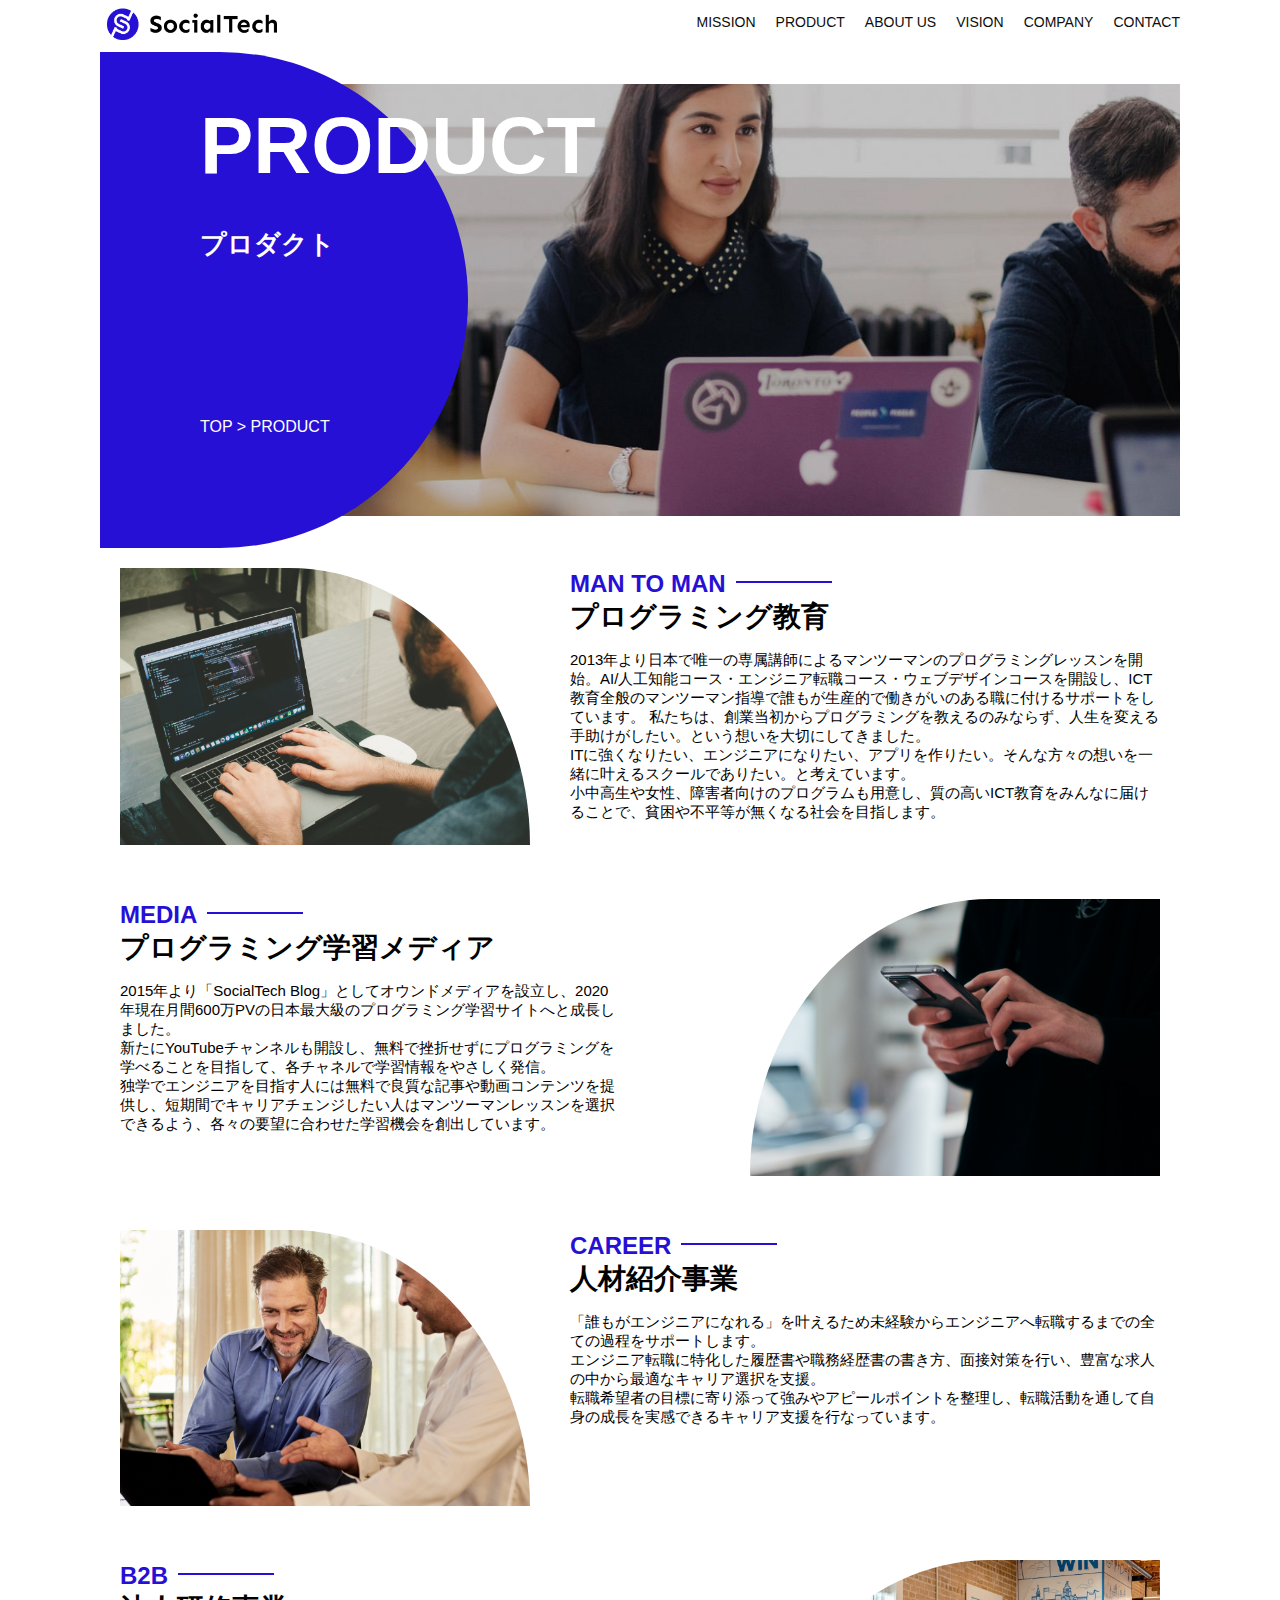
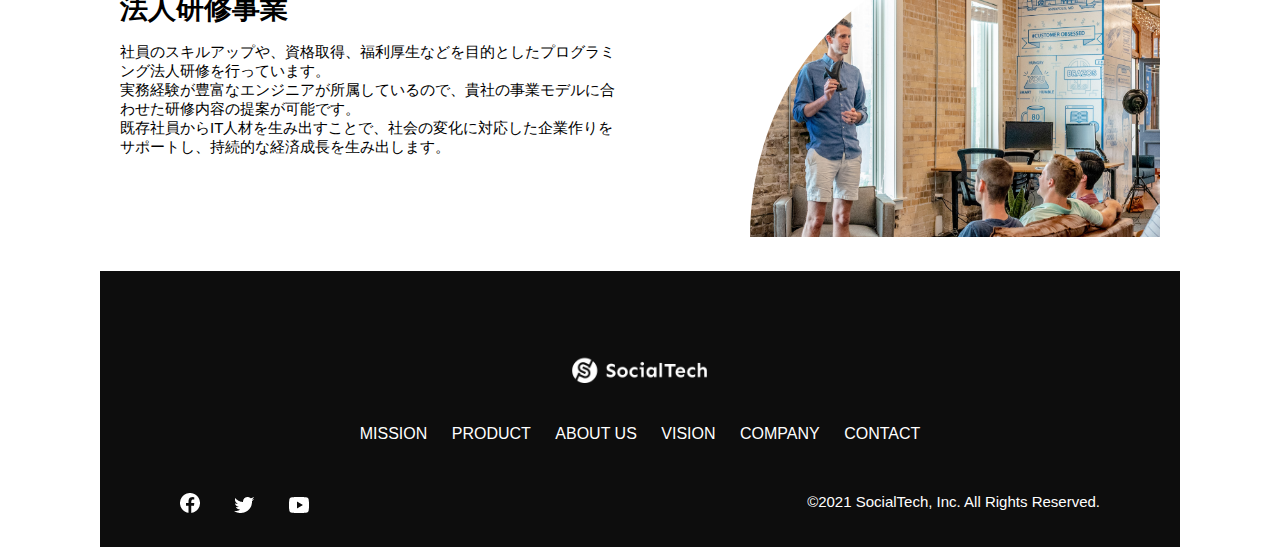
<file: kadai_tutorial_output/product.html>
<!DOCTYPE html>
  <html>
    <head>
      <title>SocialTech -PRODUCT プロダクト-</title>
      <meta charset="utf-8">
      <meta name="description" content="SocialTechの4つのプロダクトを紹介します">
      <meta name="viewport" content="width=device-width, initial-scale=1.0">
      <link rel="stylesheet" href="style.css">
    </head>
  
    <body>
      <!-- ヘッダー -->
      <header>
        <!-- ロゴ -->
        <a href="index.html" id="logo">
          <img src="images/logo.png" alt="トップページに戻る">
        </a>
  
        <!-- PC用ナビゲーション -->
        <nav id="nav-pc">
          <ul>
            <li><a href="mission.html">MISSION</a></li>
            <li><a href="product.html">PRODUCT</a></li>
            <li><a href="index.html#aboutus">ABOUT US</a></li>
            <li><a href="index.html#vision">VISION</a></li>
            <li><a href="index.html#company">COMPANY</a></li>
            <li><a href="index.html#contact">CONTACT</a></li>
          </ul>
        </nav>
  
        <!-- スマホ用メニューボタン -->
        <button id="menu-sp" onclick="document.getElementById('nav-sp').style.display = 'block'">
          <img src="images/button-menu.png" alt="ナビゲーションを開く">
        </button>
  
        <!-- スマホ用ナビゲーション -->
        <div id="nav-sp">
          <button id="close" onclick="document.getElementById('nav-sp').style.display = 'none'">
            <img src="images/button-close.png" alt="ナビゲーションを閉じる">
          </button>
  
          <nav>
            <ul>
              <li>
                <a id="logo-sp" href="index.html" onclick="document.getElementById('nav-sp').style.display = 'none'"><img src="images/logo-sp.png" alt="トップページに戻る"></a>
              </li>
              <li><a class="menu" href="mission.html" onclick="document.getElementById('nav-sp').style.display = 'none'">MISSION</a></li>
              <li><a class="menu" href="product.html" onclick="document.getElementById('nav-sp').style.display = 'none'">PRODUCT</a></li>
              <li><a class="menu" href="index.html#aboutus" onclick="document.getElementById('nav-sp').style.display = 'none'">ABOUT US</a></li>
              <li><a class="menu" href="index.html#vision" onclick="document.getElementById('nav-sp').style.display = 'none'">VISION</a></li>
              <li><a class="menu" href="index.html#company" onclick="document.getElementById('nav-sp').style.display = 'none'">COMPANY</a></li>
              <li><a class="menu" href="index.html#contact" onclick="document.getElementById('nav-sp').style.display = 'none'">CONTACT</a></li>
            </ul>
          </nav>
          <div id="sns">
            <a href="https://www.facebook.com/sejuku2013">
              <img src="images/button-facebook.png" alt="Facebookのリンク">
            </a>
            <a href="https://twitter.com/samuraijuku">
              <img src="images/button-twitter.png" alt="Twitterのリンク">
            </a>
            <a href="https://www.youtube.com/channel/UCCFOQO5aDK0xXam4cUQXT8g">
              <img src="images/button-youtube.png" alt="YouTubeのリンク">
            </a>
          </div>
        </div>
      </header>
  
      <main>
        <article>
            <section id="product-main">
                <div class="product-main-inner">
                    <div id="product-title">
                        <h1>PRODUCT<br><span>プロダクト</span></h1>
                        <p>TOP > PRODUCT</p>
                    </div>
                </div>
            </section>

            <section class="product-section product-section-left">
                <div class="product-section-img">
                    <img src="images/product/product-mantoman.png" alt="PCでコードを書く男性"">
                </div>
                <div class="product-read">
                    <h2 class="product-h2">MAN TO MAN</h2>
                    <h3 class="product-h3">プログラミング教育</h3>
                    <p>
                        2013年より日本で唯一の専属講師によるマンツーマンのプログラミングレッスンを開始。AI/人工知能コース・エンジニア転職コース・ウェブデザインコースを開設し、ICT教育全般のマンツーマン指導で誰もが生産的で働きがいのある職に付けるサポートをしています。 私たちは、創業当初からプログラミングを教えるのみならず、人生を変える手助けがしたい。という想いを大切にしてきました。<br>ITに強くなりたい、エンジニアになりたい、アプリを作りたい。そんな方々の想いを一緒に叶えるスクールでありたい。と考えています。<br>小中高生や女性、障害者向けのプログラムも用意し、質の高いICT教育をみんなに届けることで、貧困や不平等が無くなる社会を目指します。
                    </p>
                  </div>
                </section>
        
                <section class="product-section product-section-right">
                  <div class="product-read">
                    <h2 class="product-h2">MEDIA</h2>
                    <h3 class="product-h3">プログラミング学習メディア</h3>
                    <p>2015年より「SocialTech Blog」としてオウンドメディアを設立し、2020年現在月間600万PVの日本最大級のプログラミング学習サイトへと成長しました。<br>新たにYouTubeチャンネルも開設し、無料で挫折せずにプログラミングを学べることを目指して、各チャネルで学習情報をやさしく発信。<br>独学でエンジニアを目指す人には無料で良質な記事や動画コンテンツを提供し、短期間でキャリアチェンジしたい人はマンツーマンレッスンを選択できるよう、各々の要望に合わせた学習機会を創出しています。</p>
                  </div>
                  <div class="product-section-img">
                    <img src="images/product/product-media.png" alt="スマートフォンを操作する人">
                  </div>
                </section>
        
                <section class="product-section product-section-left">
                  <div class="product-section-img">
                    <img src="images/product/product-career.png" alt="笑顔で話し合う2人の男性">
                  </div>
                  <div class="product-read">
                    <h2 class="product-h2">CAREER</h2>
                    <h3 class="product-h3">人材紹介事業</h3>
                    <p>「誰もがエンジニアになれる」を叶えるため未経験からエンジニアへ転職するまでの全ての過程をサポートします。<br>エンジニア転職に特化した履歴書や職務経歴書の書き方、面接対策を行い、豊富な求人の中から最適なキャリア選択を支援。<br>転職希望者の目標に寄り添って強みやアピールポイントを整理し、転職活動を通して自身の成長を実感できるキャリア支援を行なっています。<br></p>
                  </div>
                </section>
        
                <section class="product-section product-section-right">
                  <div class="product-read">
                    <h2 class="product-h2">B2B</h2>
                    <h3 class="product-h3">法人研修事業</h3>
                    <p>社員のスキルアップや、資格取得、福利厚生などを目的としたプログラミング法人研修を行っています。<br>実務経験が豊富なエンジニアが所属しているので、貴社の事業モデルに合わせた研修内容の提案が可能です。<br>既存社員からIT人材を生み出すことで、社会の変化に対応した企業作りをサポートし、持続的な経済成長を生み出します。</p>
                  </div>
                  <div class="product-section-img">
                    <img src="images/product/product-b2b.png" alt="講演中の男性とそれを聴く人々">
                  </div>
                </section>
      
        </article>
      </main>
  
      <footer>
        <div id="footer-logo">
          <img src="images/logo-sp.png" alt="SocialTech">
        </div>
        <div id="footer-link">
          <a href="mission.html">MISSION</a>
          <a href="product.html">PRODUCT</a>
          <a href="index.html#aboutus">ABOUT US</a>
          <a href="index.html#vision">VISION</a>
          <a href="index.html#company">COMPANY</a>
          <a href="index.html#contact">CONTACT</a>
        </div>
        <div id="sns-footer">
          <div class="sns-btns">
            <a href="https://www.facebook.com/sejuku2013"><img src="images/button-facebook.png" alt="Facebookのリンク"></a>
            <a href="https://twitter.com/samuraijuku"><img src="images/button-twitter.png" alt="Twitterのリンク"></a>
            <a href="https://www.youtube.com/channel/UCCFOQO5aDK0xXam4cUQXT8g"><img src="images/button-youtube.png" alt="YouTubeのリンク"></a>
          </div>
          <p id="copyright">&copy;2021 SocialTech, Inc. All Rights Reserved.</p>
        </div>
      </footer>
      
    </body>
  </html>
</file>
<file: html-css-kadai_013/style.css>
/* PC、スマホ共通スタイル */
body {
  font-family: "Source Sans Pro", "Hiragino Kaku Gothic ProN", Meiryo, Arial,
    sans-serif;
}

p {
  font-size: 15px;
}

#main-visual>img {
  width: 100%;
}

/*================
PC用のスタイル 
=================*/
@media screen and (min-width: 768px) {
  /* 横幅設定 */
  body {
    max-width: 1080px;
    min-width: 960px;
    margin: 0 auto 0 auto;
  }

  /* ヘッダー */
  header {
    display: flex;
    justify-content: space-between;
  }

  /* ナビゲーションのレイアウト */
  #nav-pc {
    text-align: right;
    font-size: 14px;
    padding-top: 15px;
  }

  /* ナビゲーションのリンクの装飾設定 */
  #nav-pc>a {
    text-decoration: none;
    margin-left: 20px;
  }

  #nav-pc>a:link {
    color: #0d0d0d;
  }

  #nav-pc>a:visited {
    color: #0d0d0d;
  }

  #nav-pc>a:hover {
    color: #0d0d0d;
    text-decoration: underline;
  }

  #nav-pc>a:active {
    color: #0d0d0d;
  }

  #menu-sp{
    display: none;
  }

  #nav-sp{
    display: none;
  }
}

 /*====================
   スマートフォン用のスタイル
  =====================*/
  @media screen and (max-width: 767px) {
    /* PC用ナビゲーション非表示 */
    #nav-pc {
      display: none;
    }

    body{
      min-width: 375px;
      margin: 0;
    }
    #menu-sp{
      float: right;
      padding: 0;
    }
    #nav-sp{
      background-color: #ce933e;
      position: absolute;
      left: 0;
      top: 0;
      height: 100%;
      width: 100%;
      display: none;
      z-index: 100;
    }
    #nav-sp ul {
      padding-left: 0;
    }

    #nav-sp li{
      list-style: none;
    }
    #close{
      position: absolute;
      top: 20px;
      right: 20px;
    }
    #logo-sp{
      margin: 80px 0 30px 20px;
    }

    #nav-sp a{
      display: block;
    }

    #nav-sp a:link{
      color: #ffffff;
    }
    #nav-sp a:visited{
      color: #ffffff;
    }
    #nav-sp a:hover{
      color: #ffffff;
      text-decoration: underline;
    }
    #nav-sp a:active{
      color: #ffffff;
    }
    #nav-sp .menu{
      text-decoration: none;
      display: block;
      margin: 0 20px 0 20px;
      height: 44px;
      font-size: 16px;
      background-image: url("images/arrow.png");
      background-repeat: no-repeat;
      background-position: right top;
    }

      }
</file>
<file: kadai_tutorial_output/style.css>
/* PC、スマホ共通スタイル */
* {
  box-sizing: border-box;
}

p {
  font-size: 15px;
}

body {
  max-width: 1080px;
  margin: 0 auto 0 auto;
  font-family: "Souce Sans Pro", "Hiragino KaKu Gothic ProN", Meiryo, Arial,
    sans-serif;
}
/* ヘッダー */
header {
  display: flex;
  justify-content: space-between;
}

/* ナビゲーションのレイアウト */

#nav-pc {
  font-size: 14px;
}

#nav-pc ul {
  display: flex;
  padding-left: 0;
}

#nav-pc li {
  list-style: none;
}

/* ナビゲーションのリンクの装飾設定 */

#nav-pc a {
  text-decoration: none;
  margin-left: 20px;
  color: #0d0d0d;
}

#nav-pc a:hover {
  text-decoration: underline;
}

/* スマホ用ナビを非表示 */
#nav-sp,
#menu-sp {
  display: none;
}

/* メインビジュアル */
#main-visual {
  position: relative;
  height: 400px;
}

#main-message {
  position: absolute;
  top: 0;
  left: 0;
  background-color: #2710d5;
  color: #ffffff;
  border-radius: 0 0 476px 0;
  max-width: 620px;
  height: 100%;
  width: 100%;
  z-index: 11;
}

#main-message > h1 {
  font-size: 60px;
  margin: 100px 0 0 50px;
}

#main-message > p {
  font-size: 28px;
  margin: 0 0 0 50px;
}

#main-visual > img {
  max-width: 620px;
  border-radius: 476px 0 0 0;
  position: absolute;
  top: 0;
  right: 0;
  z-index: 10;
}

/* 見出し */
h2 {
  margin: 40px 0 0 0;
}

h2::after {
  content: url("images/line.png");
  margin-left: 10px;
}

h3 {
  font-size: 27px;
}

/* ミッション */
#mission {
  margin: 80px auto 80px auto;
}

#mission-flex {
  display: flex;
}

#mission-flex > div {
  width: 50%;
  margin: 20px;
}

#mission-photo {
  width: 100%;
}

#s2dgs {
  margin-top: 50px;
  width: 100%;
}

/* プロダクト */
#product {
  background-color: #fafafa;
  margin: 80px 0 80px 0;
  padding: 10px 40px 0px 40px;
}

/* 外枠 */
#product .product-flex {
  margin-top: 40px;
  display: flex;
}

/* 左のカラム */
#product-left {
  width: 50%;
  margin-right: 20px;
}

/* 右のカラム */
#product-right {
  width: 50%;
  margin-left: 20px;
  margin-top: 80px;
}

/* 画像+説明枠 */
#product-left > div {
  position: relative;
  height: 480px;
  margin-right: 20px;
}

#product-right > div {
  position: relative;
  height: 480px;
  margin-left: 20px;
}

/* 画像 */
.product-photo {
  width: 100%;
}

/* 説明文の枠 */
.product-explain {
  background-color: #ffffff;
  position: absolute;
  left: 0;
  bottom: 50px;
  margin: 0 40px 0 40px;
  padding: 20px;
  box-shadow: 5px 5px 10px rgba(0, 0, 0, 0.05);
}

/* 説明文の英語 */
.product-explain > span {
  color: #2710d5;
  font-weight: bold;
  font-size: 16px;
  margin: 0px;
}

/* 説明文の見出し */
.product-explain > h3 {
  margin: 5px 0 5px 0;
}

/* 説明文 */
.product-explain > p {
  margin: 0;
}

/* もっとみるボタン */
#product-more {
  text-align: center;
}

#product-more a {
  position: relative;
  bottom: -42px;
}

/* ABOUT　US */
#aboutus {
  margin: 80px auto 80px auto;
}

/* 3つの組織文化と画像を入れる枠 */
#aboutus > div {
  display: flex;
}

/* 画像 */
.culture-img {
  width: 50%;
  align-self: flex-start;
}

.culture-img2 {
  margin-top: 50px;
  width: 100%;
}

/* 3つの組織文化の表 */
.culture-table {
  margin-right: 50px;
}

/* 番号 */
.culture-num {
  font-size: 80px;
  color: #2710d5;
  padding: 0 20px 0 0;
}

/* 見出し */
.culture-table th {
  text-align: left;
  font-size: 28px;
  font-weight: bold;
}

/* 組織文化英語 */
.culture-en {
  color: #2710d5;
  font-size: 24px;
}

/* 説明文 */
.culture-description {
  margin: 0;
}

/* ビジョン */
#vision {
  margin: 80px auto 80px auto;
}

/* セクション内の外枠 */
#vision > div {
  display: flex;
  justify-content: space-between;
  flex-wrap: wrap;
}

/* 7つの行動指針の枠 */
.vision-box {
  width: 300px;
  height: 300px;
  margin-bottom: 30px;
  position: relative;
}

.vision-box > img {
  width: 100%;
  position: relative;
  z-index: 30;
}

.vision-box > div {
  position: absolute;
  top: 0;
  left: 0;
  z-index: 31;
  margin-right: 20px;
}

.vision-box > div > h4 {
  color: #2710d5;
  font-size: 19px;
  margin: 80px 0 0 0;
}

.vision-box > div > h4::first-letter {
  font-size: 40px;
}

.vision-box > div > h5 {
  font-size: 20px;
  margin: 0 0 0 0;
}

.vision-box > div > p {
  margin: 10px 0 0 0;
}

/* 会社概要 */
#company {
  margin: 80px auto 80px auto;
}

#company-table {
  width: 100%;
}

.tableheader {
  text-align: left;
  padding: 20px;
  border-bottom-color: #2710d5;
  border-bottom-width: 1px;
  border-bottom-style: solid;
  width: 100px;
}

.tableheader-first {
  border-bottom-color: #2710d5;
  border-bottom-width: 1px;
  border-bottom-style: solid;
}

.cell {
  padding: 30px;
  border-bottom-color: #ececec;
  border-bottom-width: 1px;
  border-bottom-style: solid;
}

.cell-first {
  border-bottom-color: #ececec;
  border-bottom-width: 1px;
  border-bottom-style: solid;
}

#company > iframe {
  width: 100%;
  height: 368px;
  margin-top: 40px;
}

/* お問い合わせ */
#contact {
  margin: 80px auto 80px auto;
}

/* 外枠 */
#contact > form > div {
  display: flex;
  flex-direction: row;
  flex-wrap: wrap;
  padding-bottom: 30px;
}

/* 左列の見出し */
.contact-heading {
  width: 240px;
  align-self: center;
}

/* 見出しのラベル */
.contact-label {
  font-weight: bold;
}

/* 必須 */
.contact-span {
  color: #ce2222;
  margin: 0 0 0 20px;
  font-weight: bold;
}

/* テキストボックス */
.contact-textbox {
  border-top: 0px;
  border-left: 0px;
  border-right: 0px;
  border-bottom-width: 1px;
  border-bottom-color: #707070;
  border-style: solid;
  background-color: #fafafa;
  width: 400px;
  height: 56px;
}

/* お問い合わせ内容のテキストエリア */
.contact-textarea {
  border-top: 0px;
  border-left: 0px;
  border-right: 0px;
  border-bottom-width: 1px;
  border-bottom-color: #707070;
  background-color: #fafafa;
  width: 400px;
  height: 200px;
}

/* 個人情報の取り扱い */
#contact dt {
  font-weight: bold;
}

#contact dd {
  margin: 0 0 16px 0;
}

#contact dd p {
  margin: 0;
}

#contact dd ul {
  padding-left: 0;
}

#contact dd li {
  margin-bottom: 0;
  list-style: none;
}

/* フッター */
footer {
  background-color: #0d0d0d;
  text-align: center;
  padding: 80px 80px 30px 80px;
}

#footer-logo {
  margin-bottom: 30px;
}

#footer-link {
  margin-bottom: 50px;
}

#footer-link > a {
  text-decoration: none;
  margin: 10px;
  color: #ffffff;
}

#footer-link > a:hover {
  text-decoration: underline;
}

#sns-footer {
  display: flex;
  justify-content: space-between;
  text-align: left;
}

#sns-footer a {
  margin-right: 30px;
}

#copyright {
  color: #ffffff;
  margin: 0;
}

 /* mission.html用スタイル */
/* ミッションのメインビジュアル */
.mission-main-inner {
  background-image: url("images/mission/mission-main.png");
  background-repeat: no-repeat;
  background-position-y: center;
}

#mission-title {
  background-color: #2710d5;
  width: 368px;
  color: #ffffff;
  height: 496px;
  border-radius: 0 248px 248px 0;
  position: relative;
}

#mission-title h1 {
  position: absolute;
  top: 0;
  left: 100px;
  font-size: 80px;
  line-height: 1;
}

#mission-title h1 span {
  font-size: 26px;
}

#mission-title > p {
  position: absolute;
  top: 350px;
  left: 100px;
  font-size: 16px;
}

/* ミッションページ　S2DGSの設定 */
#mission-s2dgs {
  padding: 20px;
}

.mission-h2 {
  color: #2710d5;
  font-size: 40px;
}

.mission-h2::after {
  content: none;
}

/*ミッションページ　5つのゴールの設定  */

#mission-five-goals {
  padding: 20px;
  display: flex;
}

#mission-five-goals .five-goals-image {
  width: 30%;
  padding: 20px;
}

#mission-five-goals .five-goals-image img {
  width: 100%;
}

#mission-five-goals .five-goals-read {
  width: 70%;
  padding: 20%;
}

#mission-five-goals .five-goals-read > div {
  margin-bottom: 40px;
}

.fivegoals-image-right {
  float: right;
  margin: 20px;
}

.fivegoals-image-left {
  float: left;
  margin: 20px;
}

.fivegoals-number {
  color: #2710d5;
  font-size: 48px;
  font-weight: bold;
  margin: 0;
}

.fivegoals-h3 {
  font-size: 28px;
  margin: 0;
}

.fivegoals-p {
  margin: 0;
}

/* プロダクトページ */

.product-main-inner {
  background-image: url("images/product/product-main.png");
  background-repeat: no-repeat;
  background-position-y: center;
}

#product-title {
  background-color: #2710d5;
  width: 368px;
  color: #ffffff;
  height: 496px;
  border-radius: 0 248px 248px 0;
  position: relative;
}

#product-title h1 {
  position: absolute;
  top: 0;
  left: 100px;
  font-size: 80px;
  line-height: 1;
}

#product-title h1 span {
  font-size: 26px;
}

#product-title > p {
  position: absolute;
  top: 350px;
  left: 100px;
  font-size: 16px;
}

/* セクション */
.product-section {
  display: flex;
  padding: 20px 20px 0;
}

.product-section .product-section-img {
  width: 450px;
}

/* 左が画像のセクション*/
.product-section-left .product-section-img img {
  width: 100%;
  padding: 0 40px 30px 0;
  border-radius: 0 432px 0 0;
}

.product-section-left .product-read {
  width: 50%;
  flex-grow: 1;
}

.product-section-left .product-read p {
  margin-bottom: 0;
}

/* 右が画像のセクション*/
.product-section-right {
  justify-content: space-between;
}

.product-section-right .product-section-img img {
  width: 100%;
  padding: 0 0 30px 40px;
  border-radius: 432px 0 0 0;
}

.product-section-right .product-read {
  width: 500px;
}

.product-h2 {
  color: #2710d5;
  font-size: 24px;
  margin: 0;
}

.product-h3 {
  font-size: 28px;
  margin: 0;
}

/* ミッションページ　S2DGSの設定 */
#mission-s2dgs {
  padding: 20px;
}

.mission-h2 {
  color: #2710d5;
  font-size: 40px;
}

.mission-h2::after {
  content: none;
}

  /* ミッションページ　5つのゴールの設定 */
  #mission-five-goals {
    padding: 20px;
    display: flex;
  }
  
  #mission-five-goals .five-goals-image {
    width: 30%;
    padding: 20px;
  }
  
  #mission-five-goals .five-goals-image img {
    width: 100%;
  }
  
  #mission-five-goals .five-goals-read {
    width: 70%;
    padding: 20px;
  }
  
  #mission-five-goals .five-goals-read > div {
    margin-bottom: 40px;
  }
  
  .fivegoals-image-right {
    float: right;
    margin: 20px;
  }
  
  .fivegoals-image-left {
    float: left;
    margin: 20px;
  }
  
  .fivegoals-number {
    color: #2710d5;
    font-size: 48px;
    font-weight: bold;
    margin: 0;
  }
  
  .fivegoals-h3 {
    font-size: 28px;
    margin: 0;
  }
  
  .fivegoals-p {
    margin: 0;
  }

  




/* スマートフォン用のスタイル */
@media screen and (max-width: 767px) {
  /*PC用のナビゲーション非表示  */
  #nav-pc {
    display: none;
  }

  /* ハンバーガーメニュー */
  #menu-sp {
    display: block;
    background-color: transparent;
    float: right;
    padding: 0;
    border: none;
  }

  /* スマホ用ナビゲーションの表示切替 */
  /* 初期状態、レイアウトと非表示設定 */
  #nav-sp {
    background-color: #2710d5;
    position: fixed;
    left: 0;
    top: 0;
    height: 100%;
    width: 100%;
    display: none;
    z-index: 100;
  }
  /* ×ボタン */
  #close {
    position: absolute;
    top: 20px;
    right: 20px;
    background-color: transparent;
    border: none;
  }

  #nav-sp nav ul {
    padding-left: 0;
  }

  #nav-sp nav li {
    list-style: none;
  }

  /* ナビゲーションメニュー用ロゴ */
  #logo-sp {
    margin: 80px 0 30px 20px;
  }

  /* ナビゲーションリンクの装飾設定 */
  #nav-sp nav a {
    display: block;
    color: #ffffff;
  }

  #nav-sp nav a:hover {
    text-decoration: underline;
  }

  #nav-sp .menu {
    text-decoration: none;
    margin: 0 20px 0 20px;
    height: 44px;
    font-size: 16px;
    background-image: url("images/arrow.png");
    background-repeat: no-repeat;
    background-position: right top;
  }

  #sns {
    position: absolute;
    bottom: 20px;
    left: 20px;
  }

  #sns > a {
    margin-right: 30px;
  }

  /* メインビジュアル */
  #main-visual {
    position: relative;
    height: 470px;
  }

  #main-visual > div {
    text-align: center;
    height: 280px;
  }

  #main-visual > h1 {
    font-size: 28px;
    margin: 90px 0 0 0;
  }

  #main-visual > div > p {
    margin: 0;
    font-size: 15px;
  }

  #main-visual > img {
    width: 100%;
    border-radius: 476px 0 0 0;
    top: auto;
    bottom: 0;
  }

  /* 見出し */
  h2 {
    margin: 15px 0 15px 0;
  }

  h3 {
    font-size: 24px;
    margin: 10px 0 0 0;
  }

  /* ミッション */
  #mission {
    margin: 20px 0 20px 0;
    padding: 0 20px 0 20px;
  }

  #mission-flex {
    flex-direction: column;
  }

  #mission-flex > div {
    width: 100%;
    margin: 0;
  }

  /*  プロダクト*/
  #product {
    margin: 0;
    padding: 10px 20px 0px 20px;
  }

  /* 外枠 */
  #product .product-flex {
    flex-direction: column;
    margin-top: 0;
  }

  /* 左右のカラム 　スマホでは縦並び*/
  #product-left,
  #product-right {
    width: 100%;
    margin: 0;
  }

  /* 画像+説明の枠 */
  #product-left > div,
  #product-right > div {
    height: auto;
    margin: 0;
  }

  .product-explain {
    position: relative;
    margin: 0;
  }

  .product-explain > h3 {
    margin: 10px 0 10px 0;
    font-size: 24px;
  }

  /* もっと見るボタン */
  #product-more {
    text-align: left;
  }

  /* ABOUT US */
  #aboutus {
    margin: 80px 20px 80px 20px;
  }

  #aboutus > div {
    flex-direction: column;
  }

  .culture-table th {
    font-size: 16px;
  }

  #culture-table {
    margin-right: 0;
    padding-right: 20px;
    order: 2;
  }

  #culture-img {
    width: 100%;
    order: 1;
  }

  #culture-img2 {
    margin-top: 0;
  }

  .culture-num {
    padding: 0;
  }

  .culture-description {
    margin: 0;
  }

  /* ビジョン */
  #vision {
    margin: 80px 20px 80px 20px;
  }

  .vision-box > img {
    position: absolute;
    top: 0;
    left: 0;
  }

  .vision-box > div > h4 {
    margin: 60px 0 0 0;
  }

  /* 会社概要 */
  #company {
    margin: 0 20px 0 20px;
  }

  #company > h3 {
    margin-bottom: 20px;
  }

  .tableheader {
    width: 50px;
  }

  .cell {
    padding: 20px;
  }

  #company > iframe {
    height: 240px;
  }

  /* お問い合わせ */

  #contact {
    margin: 80px 20px 80px 20px;
  }

  #contact > h3 {
    margin-bottom: 20px;
  }

  #contact > form > div {
    flex-direction: column;
    margin-bottom: 20px;
  }

  .contact-heading {
    align-self: auto;
    margin-bottom: 20px;
  }

  .contact-textbox {
    min-width: 300px;
    width: 100%;
  }

  .contact-textarea {
    height: 150px;
    width: 100%;
  }

  .radiobutton {
    margin-bottom: 20px;
  }

  /* フッター */
  footer {
    padding: 30px 20px 50px 20px;
    text-align: left;
  }

  #footer-link > a {
    margin: 0 20px 30px 0;
    display: block;
    background-image: url("images/arrow.png");
    background-repeat: no-repeat;
    background-position: right top;
  }

  #footer-link > a:hover {
    text-decoration: underline;
  }

  #sns-footer {
    flex-direction: column;
    justify-content: flex-start;
  }

  #copyright {
    font-size: 12px;
    margin-top: 30px;
  }

  /* mission.html用スタイル */
  /* ミッションのメインビジュアル */

  #mission-main {
    height: 256px;
    margin-top: 4%;
    position: relative;
  }

  .mission-main-inner {
    height: 80%;
    background-size: cover;
  }

  #mission-title {
    width: 136px;
    height: 256px;
    position: absolute;
    top: -10%;
  }

  #mission-title h1 {
    left: 20px;
    font-size: 40px;
  }

  #mission-title h1 span {
    font-size: 18px;
  }

  #mission-title > p {
    top: 180px;
    left: 20px;
    font-size: 13px;
  }

  /* ミッションページ　S2DGSの設定 */
  .mission-h2 {
    font-size: 38px;
    margin: 0px;
  }

  .mission-h2::after {
    content: none;
  }

  #mission-s2dgs > img {
    width: 100%;
  }

  /* ミッションページ　5つのゴール設定 */

  #mission-five-goals {
    flex-direction: column;
  }

  #mission-five-goals > div {
    padding: 0;
  }

  #mission-five-goals .five-goals-image,
  #mission-five-goals .five-goals-read {
    width: 100%;
    padding: 0;
  }

  #mission-five-goals .five-goals-read > div {
    display: flex;
    flex-direction: column;
  }

  .fivegoals-image-right,
  .fivegoals-image-left {
    align-self: center;
  }

  #product-main{
    height: 256px;
    margin-top: 4%;
    position: relative;
  }

  .product-main-inner{
    height: 80%;
    background-size: cover;
  }

  #product-title{
    width: 136px;
    height: 256px;
    position: absolute;
    top: -10%;
  }

  #product-title h1{
    left: 20px;
    font-size: 40px;
  }

  #product-title h1 span{
    font-size: 18px;
  }

  #product-title > p{
    top: 180px;
    left: 20px;
    font-size: 13px;
  }

/* セクション */
.product-section{
  flex-direction: column;
}

.product-section .product-section-img{
  width: 100%;
}

.product-section .product-section-img img{
  width: 100%;
  padding: 0;
}

/* 左が画像のセレクション */
.product-section-left .product-section-img img{
  border-radius: 0 300px 0 0;
}

.product-section-left .product-read{
  width: 100%;
  flex-grow: 1;
}

/* 右が画像のセレクション */
.product-section-right .product-section-img img{
  order: 1;
  border-radius: 300px 0 0 0;
}

.product-section-right .product-read{
  order: 2;
  width: 100%;
}

}
</file>
<file: kadai_015/kadai_015.css>
html{
    font-size: 20px;
}
.decoration {
    font-family: "Arial","Meiryo",sans-serif;
    font-size: 20px;
}
.colorpink{
    color: rgb(255, 192, 203);
}
.colorblue{
    color: skyblue;
    }

h1{
    font-family: "Josefin Sans", sans-serif;
    letter-spacing: 1.2em;
    text-shadow: 1px 1px 2px gray;
    border-bottom: solid 3px rgb(115, 115, 114);
    font-size: 2rem;
  }

body{
    text-align: center;
    font-family: "Arial", "Meiryo", sans-serif;
}

#basic p{
    font-weight: bold;
}
</file>
<file: kadai_018/style.css>
#top{
    width: 800px;
    margin: 0 auto;
    text-align: center;
    background-color: #dcc9f4;
    }
.top-child{
    display: inline-block;
    width: 20%;
    background-color: #ffd9df;
    text-align: center;
    }
#middle{
        position: relative;
        width: 800px;
        height: 800px;
        margin: 20px auto;
        background-color: #ffd9df;
    }
#middle-child01{
        width: 200px;
        height: 200px;
        background-color: #87ceeb;
        position: absolute;
        top: 100px;
        left: 100px;
    }
#middle-child02{
        width: 200px;
        height: 200px;
        background-color: #87ceeb;
        position: absolute;
        top: 300px;
        left: 300px;
    }
#middle-child03{
        width: 200px;
        height: 200px;
        background-color: #87ceeb;
        position: absolute;
        top: 500px;
        left: 500px;
    }
#bottom{
    position: relative;
    width: 800px;
    height: 300px;
    margin: 0 auto;
    background-color: #87ceeb;
}
#bottom-child01{
    width: 400px;
    height: 100px;
    background-color: #e5dcf0;
}
#bottom-child02{
    position: relative;
    left: 200px;
    top: -16px;
    width: 400px;
    height: 100px;
    background-color: #e5dcf0;
}
#bottom-child03{
    position: relative;
    left: 400px;
    top: -32px;
    width: 400px;
    height: 100px;
    background-color: #e5dcf0;
}
</file>
<file: kadai_022/style.css>
h1{
    margin: 0;
    color: rgb(255,255,255);
}
p{
    margin: 0;
    font-size: 20px;
}
body{
    margin: 0;
}
a{
    font-size: 20px;
}
header{
    margin-bottom: 20px;
    background-color: rgb(244,79, 79);
    margin: auto;
    text-align: center;
}
main{
    padding: 10px;
}
#parent{
    display: flex;
    justify-content: space-around;
}
.contents{
    border: 3px solid rgb(238, 204, 204);
	flex-basis: 25%;
    padding-top: 10px;
    padding-bottom: 10px;
    padding-left: 15px;
    padding-right: 15px;
	text-align: center;
    margin-top: 20px;
    margin-bottom: 20px;
    margin-left: 0;
    margin-right: 0;
}
h2{
    font-size: 25px;
    border-bottom: 3px dotted rgb(236, 122, 122);
}
h2::before{
    content:"●";
    color: rgb(239, 111, 139);    
    }
.contents p:nth-child(3)::first-letter{
    color: rgb(97, 206, 249);
    font-weight: bold;
}
.contents img{
    margin: 10px 0;
    width: 70%;
}
footer{
    background-color: rgb(244, 79, 79);
    color: rgb(255,255,255);
    margin: auto;
    text-align: center;
    }

a:visited{
    color: rgb(193, 234, 251);
    }
a:hover{
    color: rgb(245, 178, 168)

}
@media screen and (max-width: 768px) {
    h2{
        font-size: 30px;
    }
    p{
        font-size: 25px;
    }
    #parent{
        flex-direction: column;
    }
}
</file>
